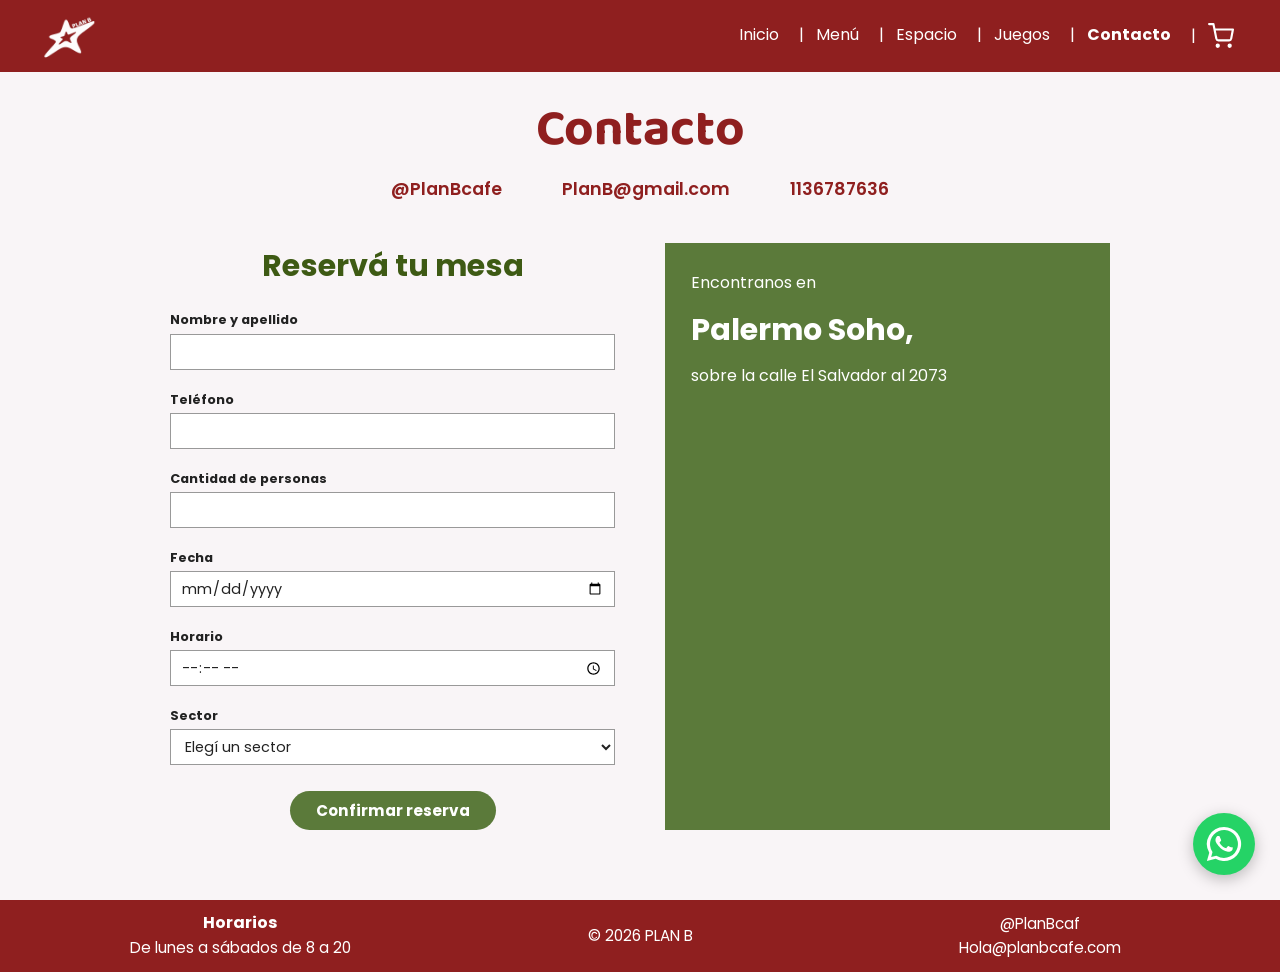
<file: contacto.html>
<!DOCTYPE html>
<html lang="es">
<head>
  <meta charset="UTF-8">
  <meta name="viewport" content="width=device-width, initial-scale=1.0">
  <title>Contacto | Plan B</title>
  <link rel="stylesheet" href="style.css">
</head>
<body>

  <!-- ENCABEZADO (igual que en las otras páginas, pero "Contacto" queda activo) -->
  <header class="encabezado">
    <a href="index.html" class="logo">
      <img src="Imagenes/Logo.png" alt="Logo de Plan B">
    </a>
    <nav class="menu">
      <a href="index.html">Inicio</a>
      <a href="menu.html">Menú</a>
      <a href="espacio.html">Espacio</a>
      <a href="juegos.html">Juegos</a>
      <a href="contacto.html" class="activo">Contacto</a>
<a href="Carrito.html" class="icono-carrito" aria-label="Carrito" title="Carrito">
  <svg xmlns="http://www.w3.org/2000/svg"
       width="26" height="26"
       viewBox="0 0 24 24"
       fill="none"
       stroke="currentColor"
       stroke-width="2"
       stroke-linecap="round"
       stroke-linejoin="round"
       aria-hidden="true">
    <circle cx="9" cy="21" r="1"></circle>
    <circle cx="20" cy="21" r="1"></circle>
    <path d="M1 1h4l2.7 13.4a2 2 0 0 0 2 1.6h9.7a2 2 0 0 0 2-1.6L23 6H6"></path>
  </svg>
</a>

    </nav>
  </header>

  <main class="pagina-contacto">

    <h1 class="titulo-contacto">Contacto</h1>

    <!-- DATOS DE CONTACTO -->
    <ul class="datos-contacto">
      <li>@PlanBcafe</li>
      <li>PlanB@gmail.com</li>
      <li>1136787636</li>
    </ul>

    <div class="contacto-contenido">

      <!-- FORMULARIO DE RESERVA -->
      <section class="reserva">
        <h2>Reservá tu mesa</h2>

        <form id="form-reserva">

          <label for="nombre">Nombre y apellido</label>
          <input type="text" id="nombre" name="nombre" required>

          <label for="telefono">Teléfono</label>
          <input type="tel" id="telefono" name="telefono" required>

          <label for="personas">Cantidad de personas</label>
          <input type="number" id="personas" name="personas" min="1" max="12" required>

          <label for="fecha">Fecha</label>
          <input type="date" id="fecha" name="fecha" required>

          <label for="horario">Horario</label>
          <input type="time" id="horario" name="horario" min="08:00" max="20:00" required>

          <label for="sector">Sector</label>
          <select id="sector" name="sector" required>
            <option value="" disabled selected>Elegí un sector</option>
            <option value="Salón">Estudio/trabajo</option>
            <option value="Ventanal">Juegos</option>
          </select>

          <button type="submit" class="boton-reserva">Confirmar reserva</button>

          <!-- Mensaje que aparece al confirmar -->
          <p id="mensaje-reserva" class="mensaje-reserva" role="status" hidden></p>
        </form>
      </section>

      <!-- UBICACIÓN -->
      <aside class="ubicacion-contacto">
        <p>Encontranos en</p>
        <h3>Palermo Soho,</h3>
        <p>sobre la calle El Salvador al 2073</p>
        <iframe
          class="mapa"
          src="https://www.google.com/maps?q=El+Salvador+4600,+Palermo,+Buenos+Aires,+Argentina&z=17&output=embed"
          title="Mapa de ubicación de Plan B en Palermo Soho"
          loading="lazy"
          allowfullscreen></iframe>
      </aside>

    </div>

  </main>

  <!-- PIE DE PÁGINA (igual que en las otras páginas) -->
  <footer class="pie">
    <div class="pie-horarios">
      <h4>Horarios</h4>
      <p>De lunes a sábados de 8 a 20</p>
    </div>
    <div class="pie-copy">
      <p>&copy; 2026 PLAN B</p>
    </div>
    <div class="pie-contacto">
      <p>@PlanBcaf</p>
      <p>Hola@planbcafe.com</p>
    </div>
  </footer>

  <script>
    const formulario = document.getElementById("form-reserva");
    const mensaje = document.getElementById("mensaje-reserva");
    const campoFecha = document.getElementById("fecha");

    // No permite elegir fechas pasadas
    campoFecha.min = new Date().toISOString().split("T")[0];

    formulario.addEventListener("submit", function (evento) {
      evento.preventDefault();   // evita que la página se recargue

      const nombre = document.getElementById("nombre").value;
      mensaje.textContent = "¡Reserva exitosa! Te esperamos, " + nombre + ".";
      mensaje.hidden = false;

      formulario.reset();        // vacía los campos
    });
  </script>

<!-- BOTÓN FLOTANTE DE WHATSAPP -->
<a
  href="https://wa.me/5491130460145?text=Hola%2C%20quiero%20hacer%20una%20consulta%20a%20Plan%20B"

  class="whatsapp-flotante"
  target="_blank"
  rel="noopener noreferrer"
  aria-label="Contactar a Plan B por WhatsApp"
  title="Escribinos por WhatsApp"
>
  <svg
    xmlns="http://www.w3.org/2000/svg"
    viewBox="0 0 32 32"
    aria-hidden="true"
  >
    <path fill="currentColor" d="M16 .8A15.2 15.2 0 0 0 2.9 23.7L.8 31.2l7.7-2A15.2 15.2 0 1 0 16 .8zm0 27.6a12.3 12.3 0 0 1-6.3-1.7l-.5-.3-4.6 1.2 1.2-4.5-.3-.5A12.4 12.4 0 1 1 16 28.4zm6.8-9.3c-.4-.2-2.2-1.1-2.6-1.2-.3-.1-.6-.2-.8.2-.3.4-1 1.2-1.2 1.4-.2.2-.4.3-.8.1-.4-.2-1.6-.6-3.1-1.9-1.1-1-1.9-2.2-2.1-2.6-.2-.4 0-.6.2-.8l.6-.7.4-.6c.1-.2 0-.5 0-.7l-1.2-2.8c-.3-.7-.6-.6-.8-.6h-.7c-.3 0-.7.1-1 .5-.4.4-1.3 1.3-1.3 3.1s1.4 3.5 1.6 3.7c.2.2 2.7 4.1 6.6 5.7.9.4 1.6.6 2.1.8.9.3 1.7.2 2.3.1.7-.1 2.2-.9 2.5-1.8.3-.9.3-1.7.2-1.8-.1-.2-.3-.3-.7-.5z"/>
  </svg>
</a>

</body>
</html>
</file>
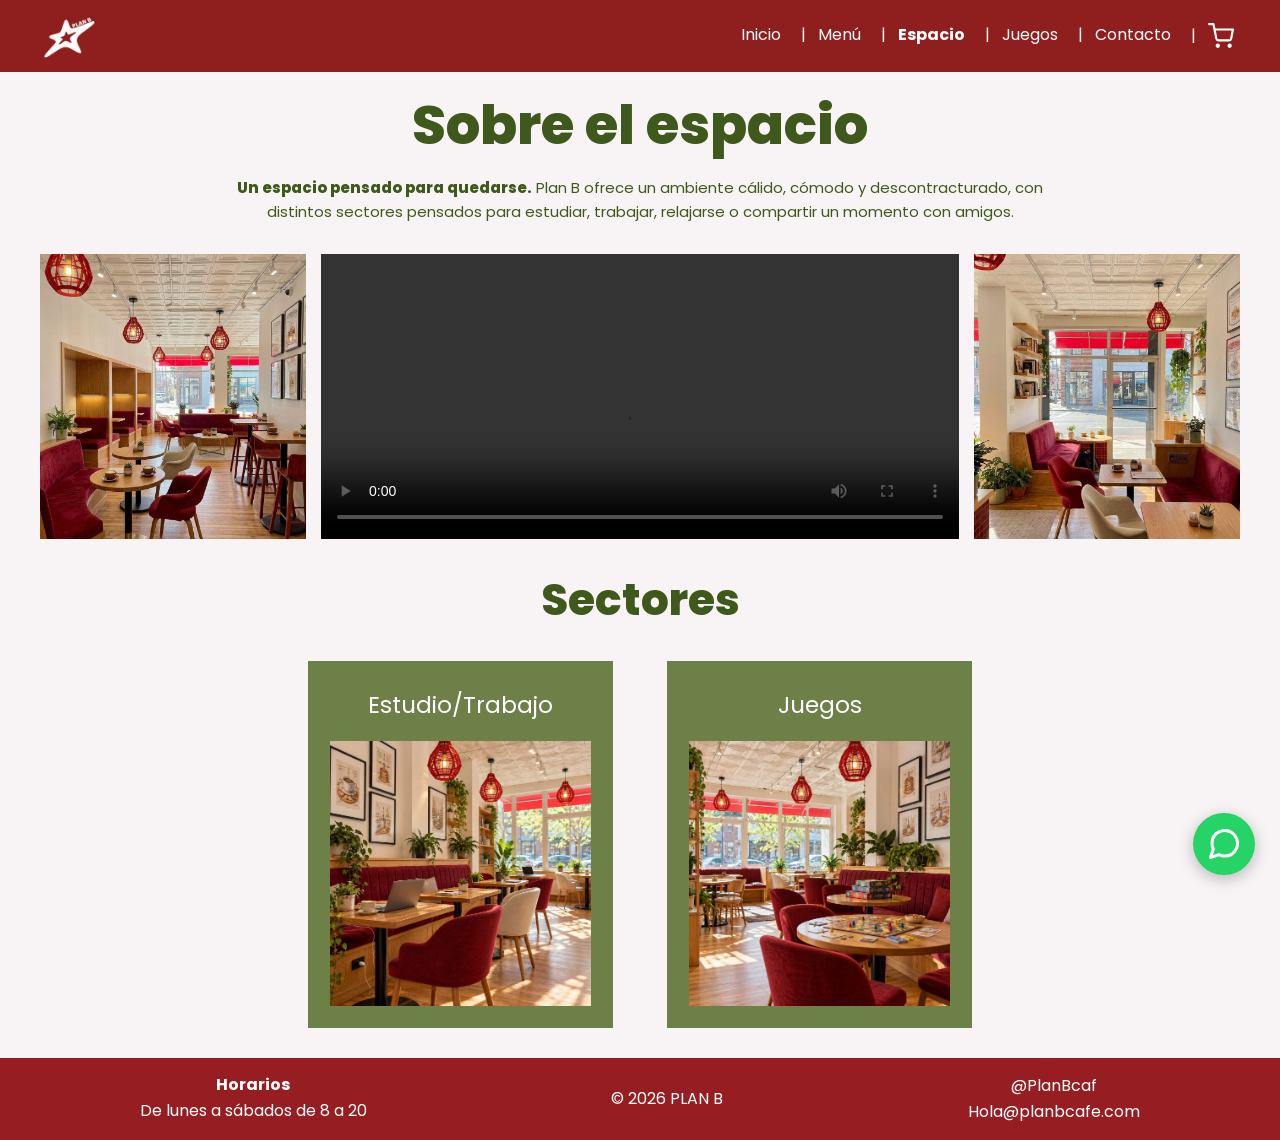
<file: espacio.html>
<!DOCTYPE html>
<html lang="es">

<head>
  <meta charset="UTF-8">
  <meta name="viewport" content="width=device-width, initial-scale=1.0">

  <title>Espacio | Plan B</title>

  <link rel="stylesheet" href="style.css">
</head>

<body class="pagina-espacio">

  <!-- ==========================
       ENCABEZADO
  ========================== -->

  <header class="encabezado">

    <a href="index.html" class="logo">
      <img src="Imagenes/Logo.png" alt="Logo de Plan B">
    </a>

    <nav class="menu" aria-label="Navegación principal">

      <a href="index.html">Inicio</a>
      <a href="menu.html">Menú</a>
      <a href="espacio.html" class="activo">Espacio</a>
      <a href="juegos.html">Juegos</a>
      <a href="contacto.html">Contacto</a>

      <a href="Carrito.html"
         class="icono-carrito"
         aria-label="Carrito"
         title="Carrito">

        <svg xmlns="http://www.w3.org/2000/svg"
             width="26"
             height="26"
             viewBox="0 0 24 24"
             fill="none"
             stroke="currentColor"
             stroke-width="2"
             stroke-linecap="round"
             stroke-linejoin="round"
             aria-hidden="true">

          <circle cx="9" cy="21" r="1"></circle>
          <circle cx="20" cy="21" r="1"></circle>

          <path d="M1 1h4l2.7 13.4a2 2 0 0 0 2 1.6h9.7a2 2 0 0 0 2-1.6L23 6H6"></path>

        </svg>

      </a>

    </nav>

  </header>


  <!-- ==========================
       CONTENIDO PRINCIPAL
  ========================== -->

  <main class="espacio-main">

    <!-- TÍTULO Y SUBTÍTULO -->

    <section class="espacio-presentacion">

      <h1>Sobre el espacio</h1>

      <p>
        <strong>Un espacio pensado para quedarse.</strong>
        Plan B ofrece un ambiente cálido, cómodo y
        descontracturado, con distintos sectores
        pensados para estudiar, trabajar, relajarse
        o compartir un momento con amigos.
      </p>

    </section>


    <!-- ==========================
         GALERÍA
         FOTO 1 | VIDEO | FOTO 2
    ========================== -->

    <section class="espacio-galeria"
             aria-label="Galería de Plan B">

      <!-- FOTO 1 -->

      <div class="espacio-galeria-item">

        <img
          src="Imagenes/Inicio/mesas1.jpg"
          alt="Interior de la cafetería Plan B"
          loading="lazy">

      </div>


      <!-- VIDEO CENTRAL -->

   <div class="espacio-galeria-item espacio-video">

  <video
    controls
    playsinline
    preload="metadata"
    >

    <source
      src="Videos/recorrido-planb.mp4"
      type="video/mp4">

    Tu navegador no puede reproducir este video.

  </video>

</div>



      <!-- FOTO 2 -->

      <div class="espacio-galeria-item">

        <img
          src="Imagenes/Inicio/mesas2.jpg"
          alt="Mesas y sillones de Plan B"
          loading="lazy">

      </div>

    </section>


    <!-- ==========================
         SECTORES
    ========================== -->

    <section class="espacio-sectores">

      <h2>Sectores</h2>

      <div class="espacio-sectores-contenedor">


        <!-- SECTOR ESTUDIO / TRABAJO -->

        <article class="espacio-sector">

          <h3>Estudio/Trabajo</h3>

          <img
            src="Imagenes/espacio/sector estudio.jpeg"
            alt="Sector de estudio y trabajo de Plan B"
            loading="lazy">

        </article>


        <!-- SECTOR JUEGOS -->

        <article class="espacio-sector">

          <h3>Juegos</h3>

          <img
            src="Imagenes/espacio/sector juego.jpeg"
            alt="Sector de juegos de Plan B"
            loading="lazy">

        </article>

      </div>

    </section>

  </main>


  <!-- ==========================
       PIE DE PÁGINA
  ========================== -->

  <footer class="espacio-footer">

    <div class="espacio-footer-horarios">

      <strong>Horarios</strong>
      <p>De lunes a sábados de 8 a 20</p>

    </div>

    <div class="espacio-footer-centro">

      <p>© 2026 PLAN B</p>

    </div>

    <div class="espacio-footer-contacto">

      <p>@PlanBcaf</p>
      <p>Hola@planbcafe.com</p>

    </div>

  </footer>


  <!-- ==========================
       WHATSAPP FLOTANTE
  ========================== -->

  <a
    href="https://wa.me/5491130460145?text=Hola%2C%20quiero%20hacer%20una%20consulta%20a%20Plan%20B"
    class="whatsapp-flotante"
    target="_blank"
    rel="noopener noreferrer"
    aria-label="Consultar por WhatsApp">

    <svg xmlns="http://www.w3.org/2000/svg"
         width="30"
         height="30"
         viewBox="0 0 24 24"
         fill="none"
         stroke="currentColor"
         stroke-width="2"
         stroke-linecap="round"
         stroke-linejoin="round"
         aria-hidden="true">

      <path d="M21 11.5a8.38 8.38 0 0 1-.9 3.8
               8.5 8.5 0 0 1-7.6 4.7
               8.38 8.38 0 0 1-3.8-.9
               L3 21l1.9-5.7
               a8.38 8.38 0 0 1-.9-3.8
               8.5 8.5 0 0 1 4.7-7.6
               8.38 8.38 0 0 1 3.8-.9h.5
               a8.48 8.48 0 0 1 8 8v.5z">
      </path>

    </svg>

  </a>

</body>
</html>
</file>
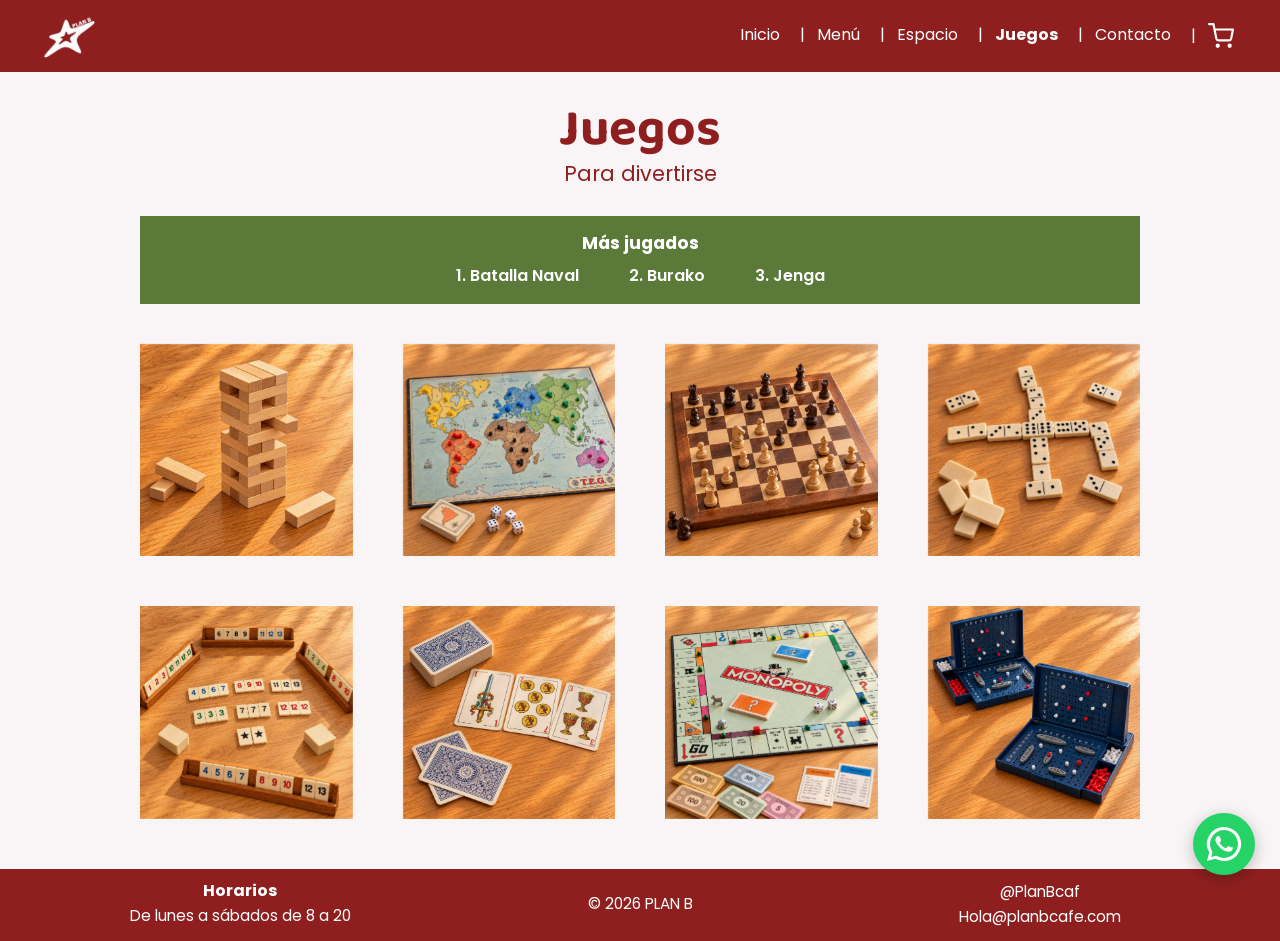
<file: juegos.html>
<!DOCTYPE html>
<html lang="es">
<head>
  <meta charset="UTF-8">
  <meta name="viewport" content="width=device-width, initial-scale=1.0">
  <title>Juegos | Plan B</title>
  <link rel="stylesheet" href="style.css">
</head>
<body>

  <!-- ENCABEZADO (igual que en las otras páginas, pero "Juegos" queda activo) -->
  <header class="encabezado">
    <a href="index.html" class="logo">
      <img src="Imagenes/Logo.png" alt="Logo de Plan B">
    </a>
    <nav class="menu">
      <a href="index.html">Inicio</a>
      <a href="menu.html">Menú</a>
      <a href="espacio.html">Espacio</a>
      <a href="juegos.html" class="activo">Juegos</a>
      <a href="contacto.html">Contacto</a>
      <a href="Carrito.html" class="icono-carrito" aria-label="Carrito" title="Carrito">
  <svg xmlns="http://www.w3.org/2000/svg"
       width="26" height="26"
       viewBox="0 0 24 24"
       fill="none"
       stroke="currentColor"
       stroke-width="2"
       stroke-linecap="round"
       stroke-linejoin="round"
       aria-hidden="true">
    <circle cx="9" cy="21" r="1"></circle>
    <circle cx="20" cy="21" r="1"></circle>
    <path d="M1 1h4l2.7 13.4a2 2 0 0 0 2 1.6h9.7a2 2 0 0 0 2-1.6L23 6H6"></path>
  </svg>
</a>

    </nav>
  </header>

  <main class="pagina-juegos">

    <h1 class="titulo-juegos">Juegos</h1>
    <p class="subtitulo-juegos">Para divertirse</p>

    <!-- MÁS JUGADOS -->
    <section class="mas-jugados">
      <h2>Más jugados</h2>
      <ol>
        <li>Batalla Naval</li>
        <li>Burako</li>
        <li>Jenga</li>
      </ol>
    </section>

    <!-- GRILLA DE JUEGOS: cada .juego es una tarjeta que se da vuelta -->
    <section class="grilla-juegos">

      <article class="juego" tabindex="0">
        <div class="juego-interior">
          <div class="juego-frente">
            <img src="Imagenes/Juegos de mesa/yenga.jpeg" alt="Jenga">
          </div>
          <div class="juego-dorso">
            <h3>Jenga</h3>
            <p>Duración: 15/20 mins</p>
            <p>Mínimo de jugadores: 2</p>
            <p>Máximo de jugadores: 8</p>
          </div>
        </div>
      </article>

      <article class="juego" tabindex="0">
        <div class="juego-interior">
          <div class="juego-frente">
            <img src="Imagenes/Juegos de mesa/teg.jpeg" alt="TEG">
          </div>
          <div class="juego-dorso">
            <h3>TEG</h3>
            <p>Duración: 90/120 mins</p>
            <p>Mínimo de jugadores: 2</p>
            <p>Máximo de jugadores: 6</p>
          </div>
        </div>
      </article>

      <article class="juego" tabindex="0">
        <div class="juego-interior">
          <div class="juego-frente">
            <img src="Imagenes/Juegos de mesa/ajedrez.jpeg" alt="Ajedrez">
          </div>
          <div class="juego-dorso">
            <h3>Ajedrez</h3>
            <p>Duración: 30/40 mins</p>
            <p>Mínimo de jugadores: 2</p>
            <p>Máximo de jugadores: 2</p>
          </div>
        </div>
      </article>

      <article class="juego" tabindex="0">
        <div class="juego-interior">
          <div class="juego-frente">
            <img src="Imagenes/Juegos de mesa/domino.jpeg" alt="Dominó">
          </div>
          <div class="juego-dorso">
            <h3>Dominó</h3>
            <p>Duración: 20/30 mins</p>
            <p>Mínimo de jugadores: 2</p>
            <p>Máximo de jugadores: 4</p>
          </div>
        </div>
      </article>

      <article class="juego" tabindex="0">
        <div class="juego-interior">
          <div class="juego-frente">
            <img src="Imagenes/Juegos de mesa/bruako.jpeg" alt="Burako">
          </div>
          <div class="juego-dorso">
            <h3>Burako</h3>
            <p>Duración: 60/90 mins</p>
            <p>Mínimo de jugadores: 2</p>
            <p>Máximo de jugadores: 4</p>
          </div>
        </div>
      </article>

      <article class="juego" tabindex="0">
        <div class="juego-interior">
          <div class="juego-frente">
            <img src="Imagenes/Juegos de mesa/cartas.jpeg" alt="Cartas españolas">
          </div>
          <div class="juego-dorso">
            <h3>Cartas españolas</h3>
            <p>Duración: 20/40 mins</p>
            <p>Mínimo de jugadores: 2</p>
            <p>Máximo de jugadores: 6</p>
          </div>
        </div>
      </article>

      <article class="juego" tabindex="0">
        <div class="juego-interior">
          <div class="juego-frente">
            <img src="Imagenes/Juegos de mesa/monopoly.jpeg" alt="Monopoly">
          </div>
          <div class="juego-dorso">
            <h3>Monopoly</h3>
            <p>Duración: 90/120 mins</p>
            <p>Mínimo de jugadores: 2</p>
            <p>Máximo de jugadores: 6</p>
          </div>
        </div>
      </article>

      <article class="juego" tabindex="0">
        <div class="juego-interior">
          <div class="juego-frente">
            <img src="Imagenes/Juegos de mesa/batalla naval.jpeg" alt="Batalla Naval">
          </div>
          <div class="juego-dorso">
            <h3>Batalla Naval</h3>
            <p>Duración: 20/30 mins</p>
            <p>Mínimo de jugadores: 2</p>
            <p>Máximo de jugadores: 2</p>
          </div>
        </div>
      </article>

    </section>

  </main>

  <!-- PIE DE PÁGINA (igual que en las otras páginas) -->
  <footer class="pie">
    <div class="pie-horarios">
      <h4>Horarios</h4>
      <p>De lunes a sábados de 8 a 20</p>
    </div>
    <div class="pie-copy">
      <p>&copy; 2026 PLAN B</p>
    </div>
    <div class="pie-contacto">
      <p>@PlanBcaf</p>
      <p>Hola@planbcafe.com</p>
    </div>
  </footer>

<!-- BOTÓN FLOTANTE DE WHATSAPP -->
<a
  href="https://wa.me/5491130460145?text=Hola%2C%20quiero%20hacer%20una%20consulta%20a%20Plan%20B"

  class="whatsapp-flotante"
  target="_blank"
  rel="noopener noreferrer"
  aria-label="Contactar a Plan B por WhatsApp"
  title="Escribinos por WhatsApp"
>
  <svg
    xmlns="http://www.w3.org/2000/svg"
    viewBox="0 0 32 32"
    aria-hidden="true"
  >
    <path fill="currentColor" d="M16 .8A15.2 15.2 0 0 0 2.9 23.7L.8 31.2l7.7-2A15.2 15.2 0 1 0 16 .8zm0 27.6a12.3 12.3 0 0 1-6.3-1.7l-.5-.3-4.6 1.2 1.2-4.5-.3-.5A12.4 12.4 0 1 1 16 28.4zm6.8-9.3c-.4-.2-2.2-1.1-2.6-1.2-.3-.1-.6-.2-.8.2-.3.4-1 1.2-1.2 1.4-.2.2-.4.3-.8.1-.4-.2-1.6-.6-3.1-1.9-1.1-1-1.9-2.2-2.1-2.6-.2-.4 0-.6.2-.8l.6-.7.4-.6c.1-.2 0-.5 0-.7l-1.2-2.8c-.3-.7-.6-.6-.8-.6h-.7c-.3 0-.7.1-1 .5-.4.4-1.3 1.3-1.3 3.1s1.4 3.5 1.6 3.7c.2.2 2.7 4.1 6.6 5.7.9.4 1.6.6 2.1.8.9.3 1.7.2 2.3.1.7-.1 2.2-.9 2.5-1.8.3-.9.3-1.7.2-1.8-.1-.2-.3-.3-.7-.5z"/>
  </svg>
</a>

</body>
</html>
</file>
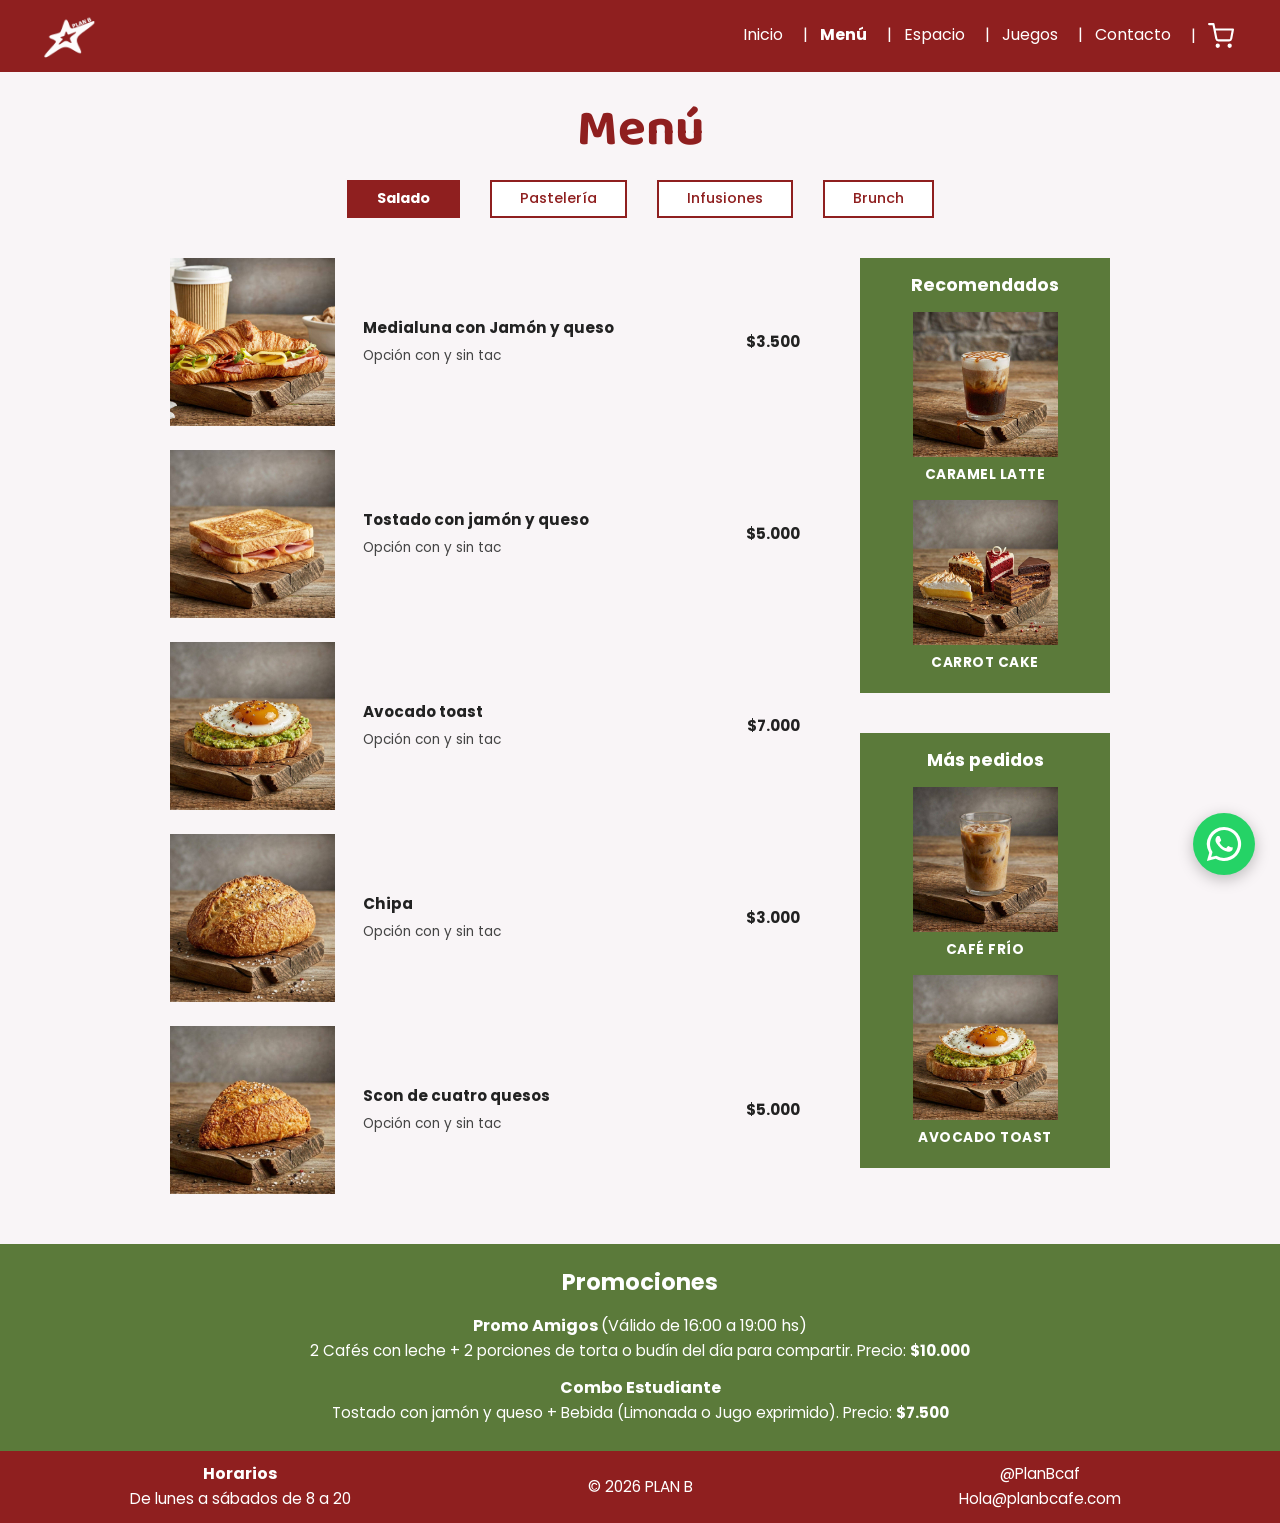
<file: menu.html>
<!DOCTYPE html>
<html lang="es">
<head>
  <meta charset="UTF-8">
  <meta name="viewport" content="width=device-width, initial-scale=1.0">
  <title>Menú | Plan B</title>
  <link rel="stylesheet" href="style.css">
</head>

<body>

  <header class="encabezado">
    <a href="index.html" class="logo">
      <img src="Imagenes/Logo.png" alt="Logo de Plan B">
    </a>

    <nav class="menu">
      <a href="index.html">Inicio</a>
      <a href="menu.html" class="activo">Menú</a>
      <a href="espacio.html">Espacio</a>
      <a href="juegos.html">Juegos</a>
      <a href="contacto.html">Contacto</a>
      
<a href="Carrito.html" class="icono-carrito" aria-label="Carrito" title="Carrito">
  <svg xmlns="http://www.w3.org/2000/svg"
       width="26" height="26"
       viewBox="0 0 24 24"
       fill="none"
       stroke="currentColor"
       stroke-width="2"
       stroke-linecap="round"
       stroke-linejoin="round"
       aria-hidden="true">
    <circle cx="9" cy="21" r="1"></circle>
    <circle cx="20" cy="21" r="1"></circle>
    <path d="M1 1h4l2.7 13.4a2 2 0 0 0 2 1.6h9.7a2 2 0 0 0 2-1.6L23 6H6"></path>
  </svg>
</a>

    </nav>
  </header>

  <main class="pagina-menu">
    <h1 class="titulo-menu">Menú</h1>

    <div class="menu-interactivo">

      <!-- CUATRO CATEGORÍAS -->
      <input class="selector-categoria" type="radio"
             name="categoria-menu" id="cat-salado" checked>

      <input class="selector-categoria" type="radio"
             name="categoria-menu" id="cat-pasteleria">

      <input class="selector-categoria" type="radio"
             name="categoria-menu" id="cat-infusiones">

      <input class="selector-categoria" type="radio"
             name="categoria-menu" id="cat-brunch">

      <!-- BOTONES -->
      <div class="categorias">
        <label class="categoria" for="cat-salado">Salado</label>
        <label class="categoria" for="cat-pasteleria">Pastelería</label>
        <label class="categoria" for="cat-infusiones">Infusiones</label>
        <label class="categoria" for="cat-brunch">Brunch</label>
      </div>

      <div class="menu-contenido">

        <div class="menu-listas">

          <!-- =====================================
               SALADO: 5 PRODUCTOS
          ====================================== -->
          <section class="lista-productos lista-salado">

            <article class="producto">
              <img src="Imagenes/Comida/medialuna con jyq2.jpg"
                   alt="Medialuna con jamón y queso">
              <div class="producto-info">
                <h3>Medialuna con Jamón y queso</h3>
                <p>Opción con y sin tac</p>
              </div>
              <span class="precio">$3.500</span>
            </article>

            <article class="producto">
              <img src="Imagenes/Comida/tostado.jpg"
                   alt="Tostado con jamón y queso">
              <div class="producto-info">
                <h3>Tostado con jamón y queso</h3>
                <p>Opción con y sin tac</p>
              </div>
              <span class="precio">$5.000</span>
            </article>

            <article class="producto">
              <img src="Imagenes/Comida/ avocado toast.jpg"
                   alt="Avocado toast">
              <div class="producto-info">
                <h3>Avocado toast</h3>
                <p>Opción con y sin tac</p>
              </div>
              <span class="precio">$7.000</span>
            </article>

            <article class="producto">
              <img src="Imagenes/Comida/chipa.jpg" alt="Chipa">
              <div class="producto-info">
                <h3>Chipa</h3>
                <p>Opción con y sin tac</p>
              </div>
              <span class="precio">$3.000</span>
            </article>

            <article class="producto">
              <img src="Imagenes/Comida/scon de queso.jpg"
                   alt="Scon de cuatro quesos">
              <div class="producto-info">
                <h3>Scon de cuatro quesos</h3>
                <p>Opción con y sin tac</p>
              </div>
              <span class="precio">$5.000</span>
            </article>

          </section>

          <!-- =====================================
               PASTELERÍA: 8 PRODUCTOS
          ====================================== -->
          <section class="lista-productos lista-pasteleria">

            <!-- PASTELERÍA FOTO 1 -->
            <article class="producto">
              <img src="Imagenes/Comida/cookie chocolate.jpg"
                   alt="Cookie de chocolate">
              <div class="producto-info">
                <h3>Cookie de chocolate</h3>
                <p>Opción con tac</p>
              </div>
              <span class="precio">$5.000</span>
            </article>

            <!-- PASTELERÍA FOTO 2 -->
            <article class="producto">
              <img src="Imagenes/Comida/cookie pistacho.jpg"
                   alt="Cookie de pistacho">
              <div class="producto-info">
                <h3>Cookie de pistacho</h3>
                <p>Opción con tac</p>
              </div>
              <span class="precio">$5.000</span>
            </article>

            <!-- PASTELERÍA FOTO 3 -->
            <article class="producto">
              <img src="Imagenes/Comida/cookies2.jpg"
                   alt="Cookie de vainilla">
              <div class="producto-info">
                <h3>Cookie de vainilla con chips de chocolate</h3>
                <p>Opción con tac</p>
              </div>
              <span class="precio">$5.000</span>
            </article>

            <!-- PASTELERÍA FOTO 4 -->
            <article class="producto">
              <img src="Imagenes/Comida/budin.jpg" alt="budin">
              <div class="producto-info">
                <h3>Budin de limón</h3>
                <p>Opción con y sin tac</p>
              </div>
              <span class="precio">$4.000</span>
            </article>

            <!-- PASTELERÍA FOTO 5 -->
            <article class="producto">
              <img src="Imagenes/Comida/alfajores.jpg"
                   alt="alfajores">
              <div class="producto-info">
                <h3>Alfajores</h3>
                <p>Opción con y sin tac</p>
              </div>
              <span class="precio">$2.000 c/u</span>
            </article>

            <!-- PASTELERÍA FOTO 6 -->
            <article class="producto">
              <img src="Imagenes/Comida/medialunas.jpg"
                   alt="medialunas">
              <div class="producto-info">
                <h3>Medialunas</h3>
                <p>Opción con y sin tac</p>
              </div>
              <span class="precio">$5.000</span>
            </article>

            <!-- PASTELERÍA FOTO 7 -->
            <article class="producto">
              <img src="Imagenes/Comida/torta.jpg" alt="torta">
              <div class="producto-info">
                <h3>Porción de torta</h3>
                <p>Opciónes con y sin tac</p>
              </div>
              <span class="precio">$7.000</span>
            </article>

            <!-- PASTELERÍA FOTO 8 -->
            <article class="producto">
              <img src="Imagenes/Comida/cupcakes.jpg"
                   alt="pancakes">
              <div class="producto-info">
                <h3>Pancakes de vainilla con pasta de mani y frutos rojos</h3>
                <p>Opción con y sin tac</p>
              </div>
              <span class="precio">$7.000 c/u</span>
            </article>

          </section>
          <!-- FIN DE PASTELERÍA: CIERRE CORREGIDO -->

          <!-- =====================================
               INFUSIONES: 8 PRODUCTOS
          ====================================== -->
          <section class="lista-productos lista-infusiones">

            <!-- INFUSIONES FOTO 1 -->
            <article class="producto">
              <img src="Imagenes/Comida/cafe2.jpg" alt="cafe">
              <div class="producto-info">
                <h3>Café</h3>
              </div>
              <span class="precio">$4.000</span>
            </article>

            <!-- INFUSIONES FOTO 2 -->
            <article class="producto">
              <img src="Imagenes/Comida/cafe frio.jpg"
                   alt="cafe frio">
              <div class="producto-info">
                <h3>Café frío</h3>
              </div>
              <span class="precio">$4.000</span>
            </article>

            <!-- INFUSIONES FOTO 3 -->
            <article class="producto">
              <img src="Imagenes/Comida/caramel latte.jpg"
                   alt="cafe caramel">
              <div class="producto-info">
                <h3>Caramel latte</h3>
              </div>
              <span class="precio">$5.000</span>
            </article>

            <!-- INFUSIONES FOTO 4 -->
            <article class="producto">
              <img src="Imagenes/Comida/jugo de naranja.jpg"
                   alt="jugo de naranja">
              <div class="producto-info">
                <h3>Jugo de naranja</h3>
              </div>
              <span class="precio">$5.000</span>
            </article>

            <!-- INFUSIONES FOTO 5 -->
            <article class="producto">
              <img src="Imagenes/Comida/licuado de banana.jpg"
                   alt="licuado">
              <div class="producto-info">
                <h3>Licuado de banana</h3>
              </div>
              <span class="precio">$6.000</span>
            </article>

            <!-- INFUSIONES FOTO 6 -->
            <article class="producto">
              <img src="Imagenes/Comida/licuado de frutilla.jpg"
                   alt="licuado">
              <div class="producto-info">
                <h3>Licuado de frutilla</h3>
              </div>
              <span class="precio">$6.000</span>
            </article>

            <!-- INFUSIONES FOTO 7 -->
            <article class="producto">
              <img src="Imagenes/Comida/limonada.jpg"
                   alt="limonada">
              <div class="producto-info">
                <h3>Limonada con menta y jengibre</h3>
              </div>
              <span class="precio">$6.000</span>
            </article>

            <!-- INFUSIONES FOTO 8 -->
            <article class="producto">
              <img src="Imagenes/Comida/te.jpg" alt="te">
              <div class="producto-info">
                <h3>Té negro</h3>
              </div>
              <span class="precio">$4.000</span>
            </article>

          </section>
          <!-- FIN DE INFUSIONES -->

          <!-- =====================================
               BRUNCH: 3 PRODUCTOS
          ====================================== -->
          <section class="lista-productos lista-brunch">

            <!-- BRUNCH FOTO 1 -->
            <article class="producto">
              <img src="Imagenes/Comida/brunch avocado.jpg" alt="brunch">
              <div class="producto-info">
                <h3>Brunch avocado</h3>
             <p>Tostada de pan integral con palta, salmon y huevo poche; Tostadas de pan blanco y negro con queso crema, mermelada y palta; Jugo de naranja y café.   </p>
              </div>
              <span class="precio">$10.000</span>
            </article>

            <!-- BRUNCH FOTO 2 -->
           <article class="producto">
              <img src="Imagenes/Comida/brunch bagel.jpg" alt="brunch">
              <div class="producto-info">
                <h3>Brunch bagel</h3>
             <p>Bagel relleno de queso crema, rucula y salmon; Tostadas de pan negro con queso crema, mermelada y palta; Cookie a eleccion; Cafe frio y jugo de naranja.  </p>
              </div>
              <span class="precio">$12.000</span>
            </article>

            <!-- BRUNCH FOTO 3 -->
           <article class="producto">
              <img src="Imagenes/Comida/brunch tostado.jpg" alt="brunch">
              <div class="producto-info">
                <h3>Brunch tostado</h3>
             <p>Tostado de jamon y queso; panera mixta con queso crema, palta y mermelada; Alfajores a eleccion; Licuado a eleccion.  </p>
              </div>
              <span class="precio">$10.000</span>
            </article>

          </section>
          <!-- FIN DE BRUNCH -->

        </div>
        <!-- FIN DE LAS LISTAS DE PRODUCTOS -->

        <!-- RECOMENDADOS Y MÁS PEDIDOS -->
        <aside class="destacados">

          <section class="caja-destacados">
            <h2>Recomendados</h2>

            <figure>
              <img src="Imagenes/Comida/caramel latte.jpg"
                   alt="Caramel latte">
              <figcaption>Caramel latte</figcaption>
            </figure>

            <figure>
              <img src="Imagenes/Comida/torta.jpg"
                   alt="Carrot cake">
              <figcaption>Carrot cake</figcaption>
            </figure>
          </section>

          <section class="caja-destacados">
            <h2>Más pedidos</h2>

            <figure>
              <img src="Imagenes/Comida/cafe frio.jpg"
                   alt="Café frío">
              <figcaption>Café frío</figcaption>
            </figure>

            <figure>
              <img src="Imagenes/Comida/ avocado toast.jpg"
                   alt="Avocado toast">
              <figcaption>Avocado toast</figcaption>
            </figure>
          </section>

        </aside>

      </div>
    </div>

    <!-- PROMOCIONES -->
    <section class="promociones">
      <h2>Promociones</h2>

      <div class="promo">
        <h3>
          Promo Amigos
          <span>(Válido de 16:00 a 19:00 hs)</span>
        </h3>
        <p>
          2 Cafés con leche + 2 porciones de torta
          o budín del día para compartir.
          Precio: <strong>$10.000</strong>
        </p>
      </div>

      <div class="promo">
        <h3>Combo Estudiante</h3>
        <p>
          Tostado con jamón y queso + Bebida
          (Limonada o Jugo exprimido).
          Precio: <strong>$7.500</strong>
        </p>
      </div>
    </section>

  </main>

  <footer class="pie">
    <div class="pie-horarios">
      <h4>Horarios</h4>
      <p>De lunes a sábados de 8 a 20</p>
    </div>

    <div class="pie-copy">
      <p>&copy; 2026 PLAN B</p>
    </div>

    <div class="pie-contacto">
      <p>@PlanBcaf</p>
      <p>Hola@planbcafe.com</p>
    </div>
  </footer>

<!-- BOTÓN FLOTANTE DE WHATSAPP -->
<a
  href="https://wa.me/5491130460145?text=Hola%2C%20quiero%20hacer%20una%20consulta%20a%20Plan%20B"

  class="whatsapp-flotante"
  target="_blank"
  rel="noopener noreferrer"
  aria-label="Contactar a Plan B por WhatsApp"
  title="Escribinos por WhatsApp"
>
  <svg
    xmlns="http://www.w3.org/2000/svg"
    viewBox="0 0 32 32"
    aria-hidden="true"
  >
    <path fill="currentColor" d="M16 .8A15.2 15.2 0 0 0 2.9 23.7L.8 31.2l7.7-2A15.2 15.2 0 1 0 16 .8zm0 27.6a12.3 12.3 0 0 1-6.3-1.7l-.5-.3-4.6 1.2 1.2-4.5-.3-.5A12.4 12.4 0 1 1 16 28.4zm6.8-9.3c-.4-.2-2.2-1.1-2.6-1.2-.3-.1-.6-.2-.8.2-.3.4-1 1.2-1.2 1.4-.2.2-.4.3-.8.1-.4-.2-1.6-.6-3.1-1.9-1.1-1-1.9-2.2-2.1-2.6-.2-.4 0-.6.2-.8l.6-.7.4-.6c.1-.2 0-.5 0-.7l-1.2-2.8c-.3-.7-.6-.6-.8-.6h-.7c-.3 0-.7.1-1 .5-.4.4-1.3 1.3-1.3 3.1s1.4 3.5 1.6 3.7c.2.2 2.7 4.1 6.6 5.7.9.4 1.6.6 2.1.8.9.3 1.7.2 2.3.1.7-.1 2.2-.9 2.5-1.8.3-.9.3-1.7.2-1.8-.1-.2-.3-.3-.7-.5z"/>
  </svg>
</a>

</body>
</html>
</file>
<file: style.css>
@import url("https://fonts.googleapis.com/css2?family=Baloo+2:wght@700&family=Poppins:wght@400;500;600;700&display=swap");

/* ---------- Variables y base ---------- */
:root {
  --rojo: #8f1f1f;
  --rojo-boton: #a02828;
  --verde: #5b7a3a;
  --verde-oscuro: #3e5a14;
  --fondo: #f9f5f7;
  --blanco: #ffffff;
}

* {
  box-sizing: border-box;
}

body {
  margin: 0;
  font-family: "Poppins", Arial, sans-serif;
  background-color: var(--fondo);
  color: var(--verde-oscuro);
  line-height: 1.5;
}

img {
  display: block;
  max-width: 100%;
}

a {
  text-decoration: none;
}

/* ---------- Encabezado ---------- */
.encabezado {
  display: flex;
  justify-content: space-between;
  align-items: center;
  background-color: var(--rojo);
  padding: 0 40px;
  height: 72px;
}

.logo img {
  height: 56px;
  width: auto;
}

.menu {
  display: flex;
  gap: 8px;
}

.menu a {
  color: var(--blanco);
  font-size: 1rem;
  padding: 4px 6px;
}

/* Separador "|" entre links */
.menu a + a::before {
  content: "|";
  margin-right: 12px;
  font-weight: 400;
}

.menu a.activo {
  font-weight: 700;
}

.menu a:hover {
  text-decoration: underline;
}

/* ---------- Hero ---------- */
.hero {
  position: relative;
  width: 100%;
  height: 530px;          /* alto fijo siempre */
  overflow: hidden;
  background-image: url("Imagenes/Inicio/cafeteria\ principal.jpeg");
  background-size: cover;
  background-position: left center;  
}

.hero-texto {
  position: absolute;
  top: 50%;
  left: 0;
  width: min(100%, max(420px, 37%));   /* ancho de la zona blanca */
  transform: translateY(-50%);
  display: flex;
  flex-direction: column;
  align-items: center;       /* centra título, subtítulo y botón entre sí */
  text-align: center;
  color: var(--rojo);
}

.hero-texto h1 {
  margin: 0;
  font-size: 8.4rem;
  font-weight: 700;
  line-height: 1;
}

.hero-texto p {
  margin: 4px 0 20px;
  font-size: 1.4rem;
  font-weight: 600;
}

.boton {
  display: inline-block;
  background-color: var(--rojo-boton);
  color: var(--blanco);
  font-weight: 600;
  padding: 10px 24px;
  border-radius: 30px;
  transition: background-color 0.2s;
}

.boton:hover {
  background-color: #6e1515;
}


/* ---------- Sobre nosotros ---------- */


.sobre-nosotros {
  width: 100%;
  max-width: none;
  margin: 0 auto;
  padding: 50px 20px;
  text-align: center;
  background-color: #647a45;
  border-top: 25px solid #ffffff;
}


.sobre-nosotros h2 {
  margin: 0 0 14px;
  font-family: "Baloo 2", "Poppins", sans-serif;
  font-size: 2.6rem;
  color: #ffffff;
  line-height: 1.2;
}

.sobre-nosotros p {
  max-width: 820px;
  margin: 0 auto;
  font-size: 1rem;
  line-height: 1.5;
  color: #ffffff;
}

.sobre-nosotros strong {
  color: #ffffff;
  font-weight: 700;
}

/* ---------- Ubicación ---------- */
.ubicacion {
  display: flex;
  justify-content: center;
  align-items: center;
  gap: 70px;
  background-color: var(--verde);
  color: var(--blanco);
  padding: 20px 40px;
}

.ubicacion-texto p {
  margin: 6px 0;
  font-size: 1.1rem;
}

.ubicacion-texto h3 {
  margin: 8px 0;
  font-size: 1.9rem;
  font-weight: 700;
}

.ubicacion-mapa iframe {
  display: block;
  width: 340px;
  height: 200px;
  border: 0;
}

/* ---------- Galería ---------- */
.galeria {
  display: grid;
  /* Siempre 4 columnas con las proporciones del mockup (288 : 180 : 288 : 180) */
  grid-template-columns: 288fr 180fr 288fr 180fr;
  column-gap: clamp(6px, 2.5vw, 30px);
  max-width: 1086px;         /* en pantallas grandes se queda en este tamaño */
  margin: 0 auto;            /* y queda centrada */
  padding: 50px 30px;
}

/* Fotos altas: proporción fija 3:4 (288 x 384), se achican parejo en el celular */
.galeria .foto-alta {
  width: 100%;
  height: auto;
  aspect-ratio: 3 / 4;
  object-fit: cover;
  object-position: center;
}

/* Columnas de fotos chicas: dos fotos apiladas que ocupan el mismo alto que las altas */
.galeria-columna {
  display: flex;
  flex-direction: column;
  gap: clamp(4px, 1.5vw, 16px);
  min-height: 0;
}

.galeria-columna img {
  flex: 1 1 0;
  width: 100%;
  height: 0;                 
  min-height: 0;
  object-fit: cover;
  object-position: center;
}

@media (max-width: 600px) {
  .galeria {
    padding: 30px 12px;
  }
}

/* ---------- Footer ---------- */
.pie {
  display: grid;
  grid-template-columns: 1fr 1fr 1fr;
  align-items: center;
  text-align: center;
  background-color: var(--rojo);
  color: var(--blanco);
  width: 100%;
  min-height: 72px;      /* mismo alto que el header */
  padding: 0 40px;       /* mismos costados que el header */
}

.pie h4 {
  margin: 0;
  font-size: 1rem;
  font-weight: 700;
}

.pie p {
  margin: 2px 0;
  font-size: 0.95rem;
}

/* ---------- Responsive ---------- */
@media (max-width: 900px) {
  .encabezado {
    padding: 0 16px;
  }

  .menu a {
    font-size: 0.85rem;
  }


  .ubicacion {
    flex-direction: column;
    gap: 24px;
    padding: 30px 20px;
    text-align: center;
  }

  .ubicacion-mapa iframe {
    width: 100%;
    max-width: 340px;
  }

  .pie {
    grid-template-columns: 1fr;
    gap: 14px;
    padding: 16px;
  }
}


/* =========================================================
   PÁGINA DE MENÚ - PLAN B
   ========================================================= */

.pagina-menu {
  padding-top: 30px;
}

/* ---------- TÍTULO ---------- */

.titulo-menu {
  margin: 0 0 22px;
  text-align: center;
  font-family: "Baloo 2", "Poppins", sans-serif;
  font-size: 3.2rem;
  line-height: 1.1;
  color: var(--rojo);
}

/* =========================================================
   BOTONES DE CATEGORÍAS
   ========================================================= */

/* Ocultar los botones radio sin eliminar su funcionamiento */

.pagina-menu .menu-interactivo > .selector-categoria {
  position: absolute;
  width: 1px;
  height: 1px;
  opacity: 0;
  overflow: hidden;
  clip-path: inset(50%);
}

/* Contenedor de los cuatro botones */

.categorias {
  display: flex;
  justify-content: center;
  flex-wrap: wrap;
  gap: 30px;
  margin-bottom: 40px;
  padding: 0 20px;
}

/* Diseño original de los botones */

.pagina-menu .categorias label.categoria {
  display: inline-flex;
  align-items: center;
  justify-content: center;
  box-sizing: border-box;

  font-family: "Poppins", Arial, sans-serif;
  font-size: 0.9rem;
  font-weight: 500;

  color: var(--rojo);
  background-color: var(--blanco);
  border: 2px solid var(--rojo);
  padding: 6px 28px;

  cursor: pointer;
  transition: background-color 0.2s, color 0.2s;
}

.pagina-menu .categorias label.categoria:hover {
  background-color: #f3dede;
}

/* Botón seleccionado en bordó */

#cat-salado:checked ~ .categorias
label[for="cat-salado"],

#cat-pasteleria:checked ~ .categorias
label[for="cat-pasteleria"],

#cat-infusiones:checked ~ .categorias
label[for="cat-infusiones"],

#cat-brunch:checked ~ .categorias
label[for="cat-brunch"] {
  background-color: var(--rojo);
  color: var(--blanco);
  font-weight: 700;
}

/* =========================================================
   CONTENIDO GENERAL DEL MENÚ
   ========================================================= */

/* Diseño original:
   productos a la izquierda,
   recuadros verdes a la derecha */

.pagina-menu .menu-contenido {
  display: grid;
  grid-template-columns: minmax(0, 1fr) 250px;
  gap: 60px;
  align-items: start;
  max-width: 1000px;
  margin: 0 auto;
  padding: 0 30px 50px;
  box-sizing: border-box;
}

.pagina-menu .menu-listas {
  min-width: 0;
}

/* =========================================================
   MOSTRAR UNA SOLA CATEGORÍA POR VEZ
   ========================================================= */

/* Ocultar todas las listas */

.pagina-menu .menu-listas > .lista-productos {
  display: none !important;
}

/* Mostrar Salado */

#cat-salado:checked ~ .menu-contenido
.menu-listas > .lista-salado {
  display: flex !important;
}

/* Mostrar Pastelería */

#cat-pasteleria:checked ~ .menu-contenido
.menu-listas > .lista-pasteleria {
  display: grid !important;
}

/* Mostrar Infusiones */

#cat-infusiones:checked ~ .menu-contenido
.menu-listas > .lista-infusiones {
  display: grid !important;
}

/* Mostrar Brunch */

#cat-brunch:checked ~ .menu-contenido
.menu-listas > .lista-brunch {
  display: flex !important;
}

/* =========================================================
   SALADO Y BRUNCH - DISEÑO ORIGINAL
   ========================================================= */

.lista-salado,
.lista-brunch {
  flex-direction: column;
  gap: 24px;
}

/* =========================================================
   PRODUCTOS - MEDIDAS ORIGINALES
   ========================================================= */

.pagina-menu .producto {
  display: grid;
  grid-template-columns: 165px minmax(0, 1fr) 90px;
  align-items: center;
  gap: 28px;
  color: #222;
}

.pagina-menu .producto img {
  display: block;
  width: 165px;
  height: 168px;
  object-fit: cover;
}

/* Espacios para fotografías nuevas */

.pagina-menu .foto-pendiente {
  display: flex;
  align-items: center;
  justify-content: center;

  width: 165px;
  height: 168px;
  box-sizing: border-box;

  background-color: #e8e0e0;
  color: var(--rojo);
  font-size: 0.85rem;
  font-weight: 700;
}

/* Información del producto */

.producto-info h3 {
  margin: 0 0 6px;
  font-size: 0.95rem;
  font-weight: 700;
}

.producto-info p {
  margin: 0;
  font-size: 0.85rem;
  color: #444;
}

.precio {
  font-weight: 700;
  font-size: 0.95rem;
  text-align: right;
}

/* =========================================================
   PASTELERÍA E INFUSIONES
   DOS COLUMNAS DE CUATRO PRODUCTOS
   ========================================================= */

/* Cuando se selecciona Pastelería o Infusiones,
   la lista ocupa todo el ancho.
   Los destacados pasan debajo. */

.pagina-menu .menu-interactivo:has(
  #cat-pasteleria:checked,
  #cat-infusiones:checked
) .menu-contenido {
  grid-template-columns: minmax(0, 1fr);
  gap: 40px;
  max-width: 1100px;
}

/* Ocho productos en dos columnas */

.pagina-menu .lista-pasteleria,
.pagina-menu .lista-infusiones {
  grid-template-columns: repeat(2, minmax(0, 1fr));
  column-gap: 35px;
  row-gap: 28px;
}

/* Cada producto:
   fotografía izquierda,
   nombre, descripción y precio derecha */

.pagina-menu .lista-pasteleria .producto,
.pagina-menu .lista-infusiones .producto {
  display: grid;
  grid-template-columns: 140px minmax(0, 1fr);
  grid-template-rows: auto auto;
  column-gap: 16px;
  row-gap: 8px;
  align-items: center;
  min-width: 0;
}

/* Fotografías de Pastelería e Infusiones */

.pagina-menu .lista-pasteleria .producto img,
.pagina-menu .lista-infusiones .producto img,
.pagina-menu .lista-pasteleria .foto-pendiente,
.pagina-menu .lista-infusiones .foto-pendiente {
  grid-column: 1;
  grid-row: 1 / 3;

  width: 140px;
  height: 143px;
  object-fit: cover;
}

/* Nombre y descripción */

.pagina-menu .lista-pasteleria .producto-info,
.pagina-menu .lista-infusiones .producto-info {
  grid-column: 2;
  grid-row: 1;
  align-self: end;
  min-width: 0;
}

/* Precio debajo de la descripción */

.pagina-menu .lista-pasteleria .precio,
.pagina-menu .lista-infusiones .precio {
  grid-column: 2;
  grid-row: 2;
  align-self: start;
  text-align: left;
}

/* =========================================================
   RECOMENDADOS Y MÁS PEDIDOS
   DISEÑO ORIGINAL PARA SALADO Y BRUNCH
   ========================================================= */

.destacados {
  display: flex;
  flex-direction: column;
  gap: 40px;
}

.caja-destacados {
  background-color: var(--verde);
  color: var(--blanco);
  text-align: center;
  padding: 14px 20px 20px;
}

.caja-destacados h2 {
  margin: 0 0 14px;
  font-size: 1.1rem;
  font-weight: 700;
}

.caja-destacados figure {
  margin: 0 0 14px;
}

.caja-destacados figure:last-child {
  margin-bottom: 0;
}

.caja-destacados img {
  display: block;
  width: 145px;
  height: 145px;
  object-fit: cover;
  margin: 0 auto;
}

.caja-destacados figcaption {
  margin-top: 8px;
  font-size: 0.85rem;
  font-weight: 700;
  text-transform: uppercase;
  letter-spacing: 0.5px;
}

/* =========================================================
   DESTACADOS HORIZONTALES
   SOLO EN PASTELERÍA E INFUSIONES
   ========================================================= */

/* Dos recuadros verdes uno al lado del otro */

.pagina-menu .menu-interactivo:has(
  #cat-pasteleria:checked,
  #cat-infusiones:checked
) .destacados {
  display: grid;
  grid-template-columns: repeat(2, minmax(0, 1fr));
  gap: 25px;
  width: 100%;
}

/* Dentro de cada recuadro:
   dos fotos una al lado de la otra */

.pagina-menu .menu-interactivo:has(
  #cat-pasteleria:checked,
  #cat-infusiones:checked
) .caja-destacados {
  display: grid;
  grid-template-columns: repeat(2, minmax(0, 1fr));
  column-gap: 16px;
  row-gap: 10px;
  align-items: start;
  padding: 20px;
}

/* Título arriba de las dos fotos */

.pagina-menu .menu-interactivo:has(
  #cat-pasteleria:checked,
  #cat-infusiones:checked
) .caja-destacados h2 {
  grid-column: 1 / -1;
  margin-bottom: 8px;
}

/* Cada foto con su nombre debajo */

.pagina-menu .menu-interactivo:has(
  #cat-pasteleria:checked,
  #cat-infusiones:checked
) .caja-destacados figure {
  margin: 0;
  text-align: center;
}

/* Fotografías de destacados */

.pagina-menu .menu-interactivo:has(
  #cat-pasteleria:checked,
  #cat-infusiones:checked
) .caja-destacados img {
  width: 145px;
  height: 145px;
  max-width: 100%;
  object-fit: cover;
  margin: 0 auto;
}

/* Nombre de cada comida debajo de su foto */

.pagina-menu .menu-interactivo:has(
  #cat-pasteleria:checked,
  #cat-infusiones:checked
) .caja-destacados figcaption {
  margin-top: 10px;
  text-align: center;
}


/* ==========================================
   BRUNCH - LISTA VERTICAL CENTRADA
========================================== */

/* Productos arriba y recuadros verdes debajo */

.pagina-menu .menu-interactivo:has(
  #cat-brunch:checked
) .menu-contenido {
  display: grid;
  grid-template-columns: minmax(0, 1fr);
  gap: 45px;
  max-width: 1100px;
  margin: 0 auto;
}

/* Las tres opciones una debajo de la otra */

.pagina-menu .menu-interactivo:has(
  #cat-brunch:checked
) .lista-brunch {
  display: flex !important;
  flex-direction: column;
  align-items: center;
  gap: 28px;
  width: 100%;
}

/* Cada producto centrado:
   foto izquierda, información derecha */

.pagina-menu .menu-interactivo:has(
  #cat-brunch:checked
) .lista-brunch .producto {
  display: grid;
  grid-template-columns: 165px minmax(0, 1fr) 90px;
  align-items: center;
  gap: 28px;
  width: 100%;
  max-width: 650px;
  text-align: left;
}

/* Fotografías iguales a las de Salado */

.pagina-menu .menu-interactivo:has(
  #cat-brunch:checked
) .lista-brunch .producto img,

.pagina-menu .menu-interactivo:has(
  #cat-brunch:checked
) .lista-brunch .foto-pendiente {
  width: 165px !important;
  height: 168px !important;
  object-fit: cover;
}

/* Nombre y descripción */

.pagina-menu .menu-interactivo:has(
  #cat-brunch:checked
) .lista-brunch .producto-info {
  text-align: left;
}

/* Precio a la derecha */

.pagina-menu .menu-interactivo:has(
  #cat-brunch:checked
) .lista-brunch .precio {
  text-align: right;
}

/* ==========================================
   RECOMENDADOS Y MÁS PEDIDOS
   DEBAJO DE BRUNCH
========================================== */

/* Dos recuadros verdes horizontales */

.pagina-menu .menu-interactivo:has(
  #cat-brunch:checked
) .destacados {
  display: grid;
  grid-template-columns: repeat(2, minmax(0, 1fr));
  gap: 25px;
  width: 100%;
}

/* Dos fotografías en cada recuadro */

.pagina-menu .menu-interactivo:has(
  #cat-brunch:checked
) .caja-destacados {
  display: grid;
  grid-template-columns: repeat(2, minmax(0, 1fr));
  column-gap: 16px;
  row-gap: 10px;
  align-items: start;
  padding: 20px;
}

/* Título arriba de las fotos */

.pagina-menu .menu-interactivo:has(
  #cat-brunch:checked
) .caja-destacados h2 {
  grid-column: 1 / -1;
  margin-bottom: 8px;
  text-align: center;
}

/* Fotos y nombres */

.pagina-menu .menu-interactivo:has(
  #cat-brunch:checked
) .caja-destacados figure {
  margin: 0;
  text-align: center;
}

.pagina-menu .menu-interactivo:has(
  #cat-brunch:checked
) .caja-destacados img {
  width: 145px;
  height: 145px;
  max-width: 100%;
  object-fit: cover;
  margin: 0 auto;
}

.pagina-menu .menu-interactivo:has(
  #cat-brunch:checked
) .caja-destacados figcaption {
  margin-top: 10px;
  text-align: center;
}

/* ==========================================
   BRUNCH EN CELULARES
========================================== */

@media (max-width: 800px) {

  .pagina-menu .menu-interactivo:has(
    #cat-brunch:checked
  ) .lista-brunch .producto {
    grid-template-columns: 100px minmax(0, 1fr);
    gap: 8px 14px;
    max-width: 100%;
  }

  .pagina-menu .menu-interactivo:has(
    #cat-brunch:checked
  ) .lista-brunch .producto img,

  .pagina-menu .menu-interactivo:has(
    #cat-brunch:checked
  ) .lista-brunch .foto-pendiente {
    width: 100px !important;
    height: 102px !important;
    grid-row: 1 / 3;
  }

  .pagina-menu .menu-interactivo:has(
    #cat-brunch:checked
  ) .lista-brunch .producto-info {
    grid-column: 2;
    grid-row: 1;
  }

  .pagina-menu .menu-interactivo:has(
    #cat-brunch:checked
  ) .lista-brunch .precio {
    grid-column: 2;
    grid-row: 2;
    text-align: left;
  }

  /* Recuadros verdes uno debajo del otro */

  .pagina-menu .menu-interactivo:has(
    #cat-brunch:checked
  ) .destacados {
    grid-template-columns: minmax(0, 1fr);
  }
}


/* ==========================================
   IGUALAR FOTOS DE TODAS LAS CATEGORÍAS
========================================== */

/* Fotos de Salado, Pastelería,
   Infusiones y Brunch */

.pagina-menu .menu-listas .producto img,
.pagina-menu .menu-listas .foto-pendiente {
  width: 165px !important;
  height: 168px !important;
  object-fit: cover;
  flex-shrink: 0;
}

/* Pastelería e Infusiones:
   mantener las dos columnas,
   pero agrandar sus fotografías */

.pagina-menu .lista-pasteleria .producto,
.pagina-menu .lista-infusiones .producto {
  grid-template-columns: 165px minmax(0, 1fr);
  column-gap: 16px;
}

/* Mantener las fotos adaptadas en celular */

@media (max-width: 800px) {

  .pagina-menu .menu-listas .producto img,
  .pagina-menu .menu-listas .foto-pendiente {
    width: 100px !important;
    height: 102px !important;
  }

  .pagina-menu .lista-pasteleria .producto,
  .pagina-menu .lista-infusiones .producto {
    grid-template-columns: 100px minmax(0, 1fr);
  }
}


/* =========================================================
   PROMOCIONES - SIEMPRE VISIBLES
   ========================================================= */

.promociones {
  background-color: var(--verde);
  color: var(--blanco);
  text-align: center;
  padding: 22px 20px 12px;
}

.promociones h2 {
  margin: 0 0 14px;
  font-size: 1.4rem;
  font-weight: 700;
}

.promo {
  margin-bottom: 14px;
}

.promo h3 {
  margin: 0;
  font-size: 1rem;
  font-weight: 700;
}

.promo h3 span {
  font-weight: 400;
}

.promo p {
  margin: 2px 0 0;
  font-size: 0.95rem;
}

/* =========================================================
   ADAPTACIÓN A CELULARES
   ========================================================= */

@media (max-width: 800px) {

  .titulo-menu {
    font-size: 2.4rem;
  }

  .categorias {
    gap: 10px;
  }

  .pagina-menu .categorias label.categoria {
    padding: 6px 16px;
    font-size: 0.8rem;
  }

  /* Salado y Brunch en celular */

  .pagina-menu .menu-contenido {
    grid-template-columns: minmax(0, 1fr);
    gap: 36px;
    padding: 0 16px 36px;
  }

  .pagina-menu .producto {
    grid-template-columns: 100px minmax(0, 1fr) auto;
    gap: 14px;
  }

  .pagina-menu .producto img,
  .pagina-menu .foto-pendiente {
    width: 100px;
    height: 102px;
  }

  /* Pastelería e Infusiones:
     una columna en pantallas pequeñas */

  .pagina-menu .lista-pasteleria,
  .pagina-menu .lista-infusiones {
    grid-template-columns: minmax(0, 1fr);
    gap: 24px;
  }

  .pagina-menu .lista-pasteleria .producto,
  .pagina-menu .lista-infusiones .producto {
    grid-template-columns: 100px minmax(0, 1fr);
    gap: 6px 14px;
  }

  .pagina-menu .lista-pasteleria .producto img,
  .pagina-menu .lista-infusiones .producto img,
  .pagina-menu .lista-pasteleria .foto-pendiente,
  .pagina-menu .lista-infusiones .foto-pendiente {
    width: 100px;
    height: 102px;
  }

  /* Destacados originales en celular */

  .destacados {
    flex-direction: row;
    gap: 16px;
  }

  .caja-destacados {
    flex: 1;
    padding: 12px 10px 16px;
  }

  .caja-destacados img {
    width: 100%;
    max-width: 145px;
    height: auto;
    aspect-ratio: 1 / 1;
  }

  /* Destacados de Pastelería e Infusiones:
     recuadros uno debajo del otro */

  .pagina-menu .menu-interactivo:has(
    #cat-pasteleria:checked,
    #cat-infusiones:checked
  ) .destacados {
    grid-template-columns: minmax(0, 1fr);
  }

  .pagina-menu .menu-interactivo:has(
    #cat-pasteleria:checked,
    #cat-infusiones:checked
  ) .caja-destacados {
    grid-template-columns: repeat(2, minmax(0, 1fr));
  }
}



/* =========================================================
   PÁGINA DE JUEGOS
   ========================================================= */

.pagina-juegos {
  padding: 30px 0 50px;
}

/* ---------- Títulos ---------- */
.titulo-juegos {
  margin: 0;
  text-align: center;
  font-family: "Baloo 2", "Poppins", sans-serif;
  font-size: 3.2rem;
  line-height: 1.1;
  color: var(--rojo);
}

.subtitulo-juegos {
  margin: 0 0 26px;
  text-align: center;
  font-size: 1.3rem;
  color: var(--rojo);
}

/* ---------- Más jugados ---------- */
.mas-jugados {
  max-width: 1000px;
  margin: 0 auto 40px;
  padding: 14px 20px 16px;
  background-color: var(--verde);
  color: var(--blanco);
  text-align: center;
}

.mas-jugados h2 {
  margin: 0 0 8px;
  font-size: 1.1rem;
  font-weight: 700;
}

.mas-jugados ol {
  display: flex;
  justify-content: center;
  flex-wrap: wrap;
  gap: 14px 50px;
  margin: 0;
  padding: 0;
  list-style-position: inside;   /* deja el número pegado al nombre */
  font-weight: 600;
}

/* ---------- Grilla de juegos ---------- */
.grilla-juegos {
  display: grid;
  grid-template-columns: repeat(4, 1fr);
  gap: clamp(16px, 5vw, 50px);   /* misma distancia entre fotos, a los lados y arriba/abajo */
  max-width: 1000px;             /* mismo ancho que el rectángulo verde */
  margin: 0 auto;
  padding: 0;                    /* sin espacio extra: queda alineada con el verde */
}

/* ---------- Tarjeta que se da vuelta ---------- */
.juego {
  perspective: 1000px;           /* da el efecto 3D */
  aspect-ratio: 1 / 1;           /* tarjeta cuadrada */
  outline: none;
  cursor: pointer;
}

.juego-interior {
  position: relative;
  width: 100%;
  height: 100%;
  transition: transform 0.6s;
  transform-style: preserve-3d;
}

/* Al pasar el cursor (o tocar en el celular) la tarjeta gira */
.juego:hover .juego-interior,
.juego:focus .juego-interior {
  transform: rotateY(180deg);
}

.juego-frente,
.juego-dorso {
  position: absolute;
  inset: 0;
  -webkit-backface-visibility: hidden;   /* para Safari */
  backface-visibility: hidden;           /* oculta el lado de atrás */
}

.juego-frente img {
  width: 100%;
  height: 100%;
  object-fit: cover;
}

.juego-dorso {
  transform: rotateY(180deg);
  display: flex;
  flex-direction: column;
  justify-content: center;
  align-items: center;
  gap: 8px;
  padding: 16px;
  background-color: var(--rojo);
  color: var(--blanco);
  text-align: center;
}

.juego-dorso h3 {
  margin: 0 0 6px;
  font-size: 1.3rem;
  font-weight: 600;
}

.juego-dorso p {
  margin: 0;
  font-size: 0.8rem;
  font-weight: 600;
}

/* ---------- Juegos: celular ---------- */
@media (max-width: 700px) {
  .titulo-juegos {
    font-size: 2.4rem;
  }

  .mas-jugados {
    margin: 0 16px 30px;
  }

  .grilla-juegos {
    grid-template-columns: repeat(2, 1fr);
    margin: 0 16px;
  }
}


/* =========================================================
   PÁGINA DE CONTACTO
   ========================================================= */

.pagina-contacto {
  padding: 30px 0 0;
}

/* ---------- Título ---------- */
.titulo-contacto {
  margin: 0 0 18px;
  text-align: center;
  font-family: "Baloo 2", "Poppins", sans-serif;
  font-size: 3.2rem;
  line-height: 1.1;
  color: var(--rojo);
}

/* ---------- Datos de contacto ---------- */
.datos-contacto {
  display: flex;
  justify-content: center;
  flex-wrap: wrap;
  gap: 14px 60px;
  margin: 0 0 40px;
  padding: 0 20px;
  list-style: none;
  font-size: 1.1rem;
  font-weight: 600;
  color: var(--rojo);
}

/* ---------- Contenido: formulario + ubicación ---------- */
.contacto-contenido {
  display: grid;
  grid-template-columns: 1fr 1fr;
  gap: 50px;
  align-items: stretch;   /* las dos columnas terminan a la misma altura */
  max-width: 1000px;
  margin: 0 auto 70px;    /* espacio en blanco antes del footer */
  padding: 0 30px;
}

/* ---------- Formulario ---------- */
.reserva h2 {
  margin: 0 0 22px;
  text-align: center;
  font-size: 1.9rem;
  font-weight: 700;
  color: var(--verde-oscuro);
}

.reserva form {
  display: flex;
  flex-direction: column;
}

.reserva label {
  margin-bottom: 4px;
  font-size: 0.8rem;
  font-weight: 700;
  color: #222;
}

.reserva input,
.reserva select {
  width: 100%;
  height: 36px;
  margin-bottom: 20px;
  padding: 0 10px;
  font-family: "Poppins", Arial, sans-serif;
  font-size: 0.9rem;
  color: #222;
  background-color: var(--blanco);
  border: 1px solid #999;
  border-radius: 0;
}

.reserva input:focus,
.reserva select:focus {
  outline: 2px solid var(--verde);
  border-color: var(--verde);
}

.boton-reserva {
  align-self: center;
  margin-top: 6px;
  padding: 8px 26px;
  font-family: "Poppins", Arial, sans-serif;
  font-size: 0.95rem;
  font-weight: 700;
  color: var(--blanco);
  background-color: var(--verde);
  border: none;
  border-radius: 30px;
  cursor: pointer;
  transition: background-color 0.2s;
}

.boton-reserva:hover {
  background-color: var(--verde-oscuro);
}

.mensaje-reserva {
  margin: 18px 0 0;
  padding: 12px 16px;
  text-align: center;
  font-weight: 600;
  color: var(--verde-oscuro);
  background-color: #e4efd8;
  border: 1px solid var(--verde);
}

/* El atributo hidden oculta el mensaje hasta que se confirma la reserva */
.mensaje-reserva[hidden] {
  display: none;
}

/* ---------- Caja verde de ubicación ---------- */
.ubicacion-contacto {
  display: flex;
  flex-direction: column;   /* el mapa ocupa todo el espacio que sobra */
  padding: 28px 26px;
  background-color: var(--verde);
  color: var(--blanco);
}

.ubicacion-contacto p {
  margin: 0;
  font-size: 1rem;
}

.ubicacion-contacto h3 {
  margin: 12px 0;
  font-size: 1.9rem;
  font-weight: 700;
}

.ubicacion-contacto .mapa {
  flex: 1;                  /* se estira hasta el final de la caja verde */
  width: 100%;
  min-height: 260px;
  margin-top: 22px;
  border: 0;
}

/* ---------- Contacto: celular ---------- */
@media (max-width: 800px) {
  .titulo-contacto {
    font-size: 2.4rem;
  }

  .datos-contacto {
    flex-direction: column;
    align-items: center;
    gap: 10px;
  }

  .contacto-contenido {
    grid-template-columns: 1fr;
    gap: 36px;
    padding: 0 16px;
  }
}

@media (min-width: 901px) {
  .tarjeta-flor:nth-child(5) {
    grid-column: 1;
    transform: translateX(50%);
  }

  .tarjeta-flor:nth-child(6) {
    grid-column: 2;
    transform: translateX(50%);
  }

  .tarjeta-flor:nth-child(7) {
    grid-column: 3;
    transform: translateX(50%);
  }
}

@media (min-width: 901px) {
  .tarjeta-flor:nth-child(5) {
    grid-column: 1;
    transform: translateX(50%);
  }

  .tarjeta-flor:nth-child(6) {
    grid-column: 2;
    transform: translateX(50%);
  }

  .tarjeta-flor:nth-child(7) {
    grid-column: 3;
    transform: translateX(50%);
  }
}


/* ==========================================
   PLAN B - PÁGINA DE FLORES
========================================== */

* {
  box-sizing: border-box;
}

/* CONTENIDO GENERAL */

.pagina-flores {
  width: 100%;
  min-height: calc(100vh - 144px);
  padding: 50px 30px 45px;
  background-color: var(--fondo, #f9f5f7);
}

/* TÍTULO */

.encabezado-flores {
  width: 100%;
  max-width: 1100px;
  margin: 0 auto 35px;
  text-align: center;
}

.encabezado-flores h1 {
  font-family: "Baloo 2", "Poppins", sans-serif;
  font-size: 3.2rem;
  font-weight: 700;
  line-height: 1.2;
  color: var(--rojo, #8f1f1f);
  margin: 0 0 10px;
}

.encabezado-flores p {
  font-family: "Poppins", sans-serif;
  font-size: 1.3rem;
  line-height: 1.4;
  color: var(--rojo, #8f1f1f);
  margin: 0;
}

/* ==========================================
   CATÁLOGO: 4 RAMOS ARRIBA Y 3 ABAJO
========================================== */

.catalogo-flores {
  display: grid;
  grid-template-columns: repeat(8, minmax(0, 1fr));
  column-gap: 16px;
  row-gap: 35px;

  width: 100%;
  max-width: 1100px;
  margin: 0 auto;

  justify-items: center;
  align-items: stretch;
}

/* CADA RAMO CENTRADO */

.catalogo-flores > .tarjeta-flor {
  grid-column: span 2;

  display: flex;
  flex-direction: column;
  align-items: center;
  justify-content: flex-start;

  width: 100%;
  min-width: 0;
  margin: 0;
  padding: 0;

  text-align: center;
  background: transparent;
  transform: none;
}

/* CENTRAR LOS TRES ÚLTIMOS */

@media (min-width: 901px) {
  .catalogo-flores > .tarjeta-flor:nth-child(5) {
    grid-column: 2 / span 2;
  }

  .catalogo-flores > .tarjeta-flor:nth-child(6) {
    grid-column: 4 / span 2;
  }

  .catalogo-flores > .tarjeta-flor:nth-child(7) {
    grid-column: 6 / span 2;
  }
}

/* IMÁGENES CENTRADAS */

.catalogo-flores > .tarjeta-flor > img {
  display: block;
  width: 190px;
  max-width: 100%;
  height: 190px;

  object-fit: contain;
  object-position: center;

  margin: 0 auto 10px;

  transition: transform 0.4s ease;
  transform-origin: center center;
  cursor: pointer;
}

/* EFECTO ZOOM */

.tarjeta-flor:hover img {
  transform: translateY(-25px) scale(1.30);
}

/* NOMBRES CENTRADOS */

.catalogo-flores > .tarjeta-flor > h2 {
  width: 100%;
  margin: 0 0 6px;
  padding: 0;

  font-family: "Poppins", sans-serif;
  font-size: 1rem;
  font-weight: 700;

  color: var(--rojo, #8f1f1f);
  text-align: center;
}

/* DESCRIPCIONES CENTRADAS */

.catalogo-flores > .tarjeta-flor > p {
  width: 100%;
  max-width: 220px;
  margin: 0 auto 12px;
  padding: 0;

  font-family: "Poppins", sans-serif;
  font-size: 0.7rem;
  line-height: 1.5;

  color: var(--rojo, #8f1f1f);
  text-align: center;

  flex-grow: 1;
}

/* INFORMACIÓN POR ENCIMA DEL ZOOM */

.tarjeta-flor h2,
.tarjeta-flor p,
.tarjeta-flor .boton-flor {
  position: relative;
  z-index: 2;
}

/* ==========================================
   BOTONES AGREGAR AL CARRITO
========================================== */

.catalogo-flores > .tarjeta-flor > .boton-flor {
  display: inline-flex;
  align-items: center;
  justify-content: center;
  align-self: center;

  width: auto;
  max-width: 100%;

  background-color: var(--rojo, #8f1f1f);
  color: #ffffff;

  border: none;
  border-radius: 30px;

  padding: 8px 16px;
  margin: 0 auto;

  font-family: "Poppins", sans-serif;
  font-size: 0.7rem;
  font-weight: 600;
  line-height: 1.4;

  text-align: center;
  text-decoration: none;

  cursor: pointer;

  transition:
    background-color 0.2s ease,
    transform 0.2s ease;
}

.tarjeta-flor .boton-flor:hover {
  background-color: #6e1515;
  transform: scale(1.05);
}

/* INDICAR RAMOS YA SELECCIONADOS */

body:has(#ramo-primavera:checked)
.tarjeta-flor:nth-child(1) .boton-flor,

body:has(#ramo-jazmin:checked)
.tarjeta-flor:nth-child(2) .boton-flor,

body:has(#ramo-vibrante:checked)
.tarjeta-flor:nth-child(3) .boton-flor,

body:has(#ramo-atardecer:checked)
.tarjeta-flor:nth-child(4) .boton-flor,

body:has(#ramo-orquidea:checked)
.tarjeta-flor:nth-child(5) .boton-flor,

body:has(#ramo-campestre:checked)
.tarjeta-flor:nth-child(6) .boton-flor,

body:has(#ramo-silvestre:checked)
.tarjeta-flor:nth-child(7) .boton-flor {
  background-color: var(--verde, #5b7a3a);
}

/* ==========================================
   CARRITO SIN JAVASCRIPT
========================================== */

/* OCULTAR CASILLAS */

.seleccion-ramo {
  position: absolute;
  width: 1px;
  height: 1px;
  opacity: 0;
}

/* CUADRO DEL CARRITO */

.carrito-css {
  display: none;

  position: fixed;
  top: 90px;
  right: 20px;

  width: 350px;
  max-width: calc(100vw - 40px);
  max-height: calc(100vh - 110px);

  padding: 20px;

  background-color: #ffffff;
  border: 2px solid var(--rojo, #8f1f1f);
  border-radius: 15px;

  box-shadow: 0 8px 30px rgba(0, 0, 0, 0.18);

  overflow-y: auto;
  z-index: 1000;
}

/* MOSTRAR EL CARRITO AL SELECCIONAR UN RAMO */

body:has(.seleccion-ramo:checked)
.carrito-css {
  display: block;
}

/* NO ABRIR SOLO POR MARCAR CERRAR */

body:has(#carrito-cerrado:checked)
.carrito-css {
  display: none;
}

/* ENCABEZADO DEL CARRITO */

.carrito-encabezado {
  display: flex;
  justify-content: space-between;
  align-items: center;

  border-bottom: 1px solid #dddddd;
  padding-bottom: 12px;
}

.carrito-encabezado h2 {
  margin: 0;

  color: var(--rojo, #8f1f1f);
  font-family: "Poppins", sans-serif;
  font-size: 1.3rem;
}

/* CERRAR CARRITO */

.cerrar-carrito {
  font-size: 28px;
  color: var(--rojo, #8f1f1f);
  cursor: pointer;
  line-height: 1;
}

/* MENSAJE VACÍO */

.carrito-vacio {
  display: block;
  padding: 15px 0;

  color: var(--verde-oscuro, #3e5a14);
  font-size: 0.85rem;
}

body:has(
  #ramo-primavera:checked,
  #ramo-jazmin:checked,
  #ramo-vibrante:checked,
  #ramo-atardecer:checked,
  #ramo-orquidea:checked,
  #ramo-campestre:checked,
  #ramo-silvestre:checked
) .carrito-vacio {
  display: none;
}

/* PRODUCTOS */

.lista-carrito {
  padding: 10px 0;
}

.producto-seleccionado {
  display: none;

  justify-content: space-between;
  align-items: center;
  gap: 10px;

  padding: 12px 0;

  border-bottom: 1px solid #eeeeee;
}

.producto-seleccionado span {
  font-family: "Poppins", sans-serif;
  font-size: 0.9rem;
  color: var(--verde-oscuro, #3e5a14);
}

.producto-seleccionado label {
  color: var(--rojo, #8f1f1f);
  font-size: 0.75rem;
  cursor: pointer;
}

/* MOSTRAR CADA RAMO SELECCIONADO */

body:has(#ramo-primavera:checked)
.producto-seleccionado.primavera {
  display: flex;
}

body:has(#ramo-jazmin:checked)
.producto-seleccionado.jazmin {
  display: flex;
}

body:has(#ramo-vibrante:checked)
.producto-seleccionado.vibrante {
  display: flex;
}

body:has(#ramo-atardecer:checked)
.producto-seleccionado.atardecer {
  display: flex;
}

body:has(#ramo-orquidea:checked)
.producto-seleccionado.orquidea {
  display: flex;
}

body:has(#ramo-campestre:checked)
.producto-seleccionado.campestre {
  display: flex;
}

body:has(#ramo-silvestre:checked)
.producto-seleccionado.silvestre {
  display: flex;
}

/* PIE DEL CARRITO */

.carrito-pie {
  border-top: 1px solid #dddddd;
  padding-top: 15px;
  text-align: center;
}

/* TERMINAR COMPRA */

.carrito-css .terminar-compra {
  display: block;
  width: 100%;

  padding: 12px;

  background-color: var(--rojo, #8f1f1f);
  color: #ffffff;

  border: none;
  border-radius: 30px;

  font-family: "Poppins", sans-serif;
  font-size: 0.85rem;
  font-weight: 600;

  text-align: center;
  text-decoration: none;

  cursor: pointer;
}

.carrito-css .terminar-compra:hover {
  background-color: #6e1515;
}

/* BOTÓN VER CARRITO */

.abrir-carrito {
  display: none;

  position: fixed;
  bottom: 25px;
  right: 25px;

  padding: 12px 20px;

  background-color: var(--verde, #5b7a3a);
  color: #ffffff;

  border-radius: 30px;

  font-family: "Poppins", sans-serif;
  font-size: 0.85rem;
  font-weight: 600;

  cursor: pointer;
  z-index: 999;
}

/* MOSTRAR BOTÓN SI EL CARRITO ESTÁ CERRADO
   Y HAY PRODUCTOS SELECCIONADOS */

body:has(#carrito-cerrado:checked):has(
  #ramo-primavera:checked,
  #ramo-jazmin:checked,
  #ramo-vibrante:checked,
  #ramo-atardecer:checked,
  #ramo-orquidea:checked,
  #ramo-campestre:checked,
  #ramo-silvestre:checked
) .abrir-carrito {
  display: block;
}

/* ==========================================
   TABLETS
========================================== */

@media (max-width: 900px) {

  .pagina-flores {
    padding: 40px 20px;
  }

  .encabezado-flores h1 {
    font-size: 2.7rem;
  }

  .encabezado-flores p {
    font-size: 1.1rem;
  }

  .catalogo-flores {
    grid-template-columns: repeat(2, minmax(0, 1fr));
    column-gap: 25px;
    row-gap: 35px;
  }

  .catalogo-flores > .tarjeta-flor {
    grid-column: auto;
  }

  .catalogo-flores > .tarjeta-flor:nth-child(7) {
    grid-column: 1 / -1;
    width: calc(50% - 12.5px);
    justify-self: center;
  }

  .catalogo-flores > .tarjeta-flor > img {
    height: 190px;
  }
}

/* ==========================================
   CELULARES
========================================== */

@media (max-width: 500px) {

  .pagina-flores {
    padding: 30px 12px;
  }

  .encabezado-flores {
    margin-bottom: 25px;
  }

  .encabezado-flores h1 {
    font-size: 2.2rem;
    line-height: 1.2;
  }

  .encabezado-flores p {
    font-size: 0.95rem;
    line-height: 1.5;
  }

  .encabezado-flores p br {
    display: none;
  }

  .catalogo-flores {
    grid-template-columns: repeat(2, minmax(0, 1fr));
    column-gap: 12px;
    row-gap: 30px;
  }

  .catalogo-flores > .tarjeta-flor {
    grid-column: auto;
  }

  .catalogo-flores > .tarjeta-flor > img {
    width: 145px;
    max-width: 100%;
    height: 145px;
  }

  .catalogo-flores > .tarjeta-flor > h2 {
    font-size: 0.9rem;
    margin-bottom: 5px;
  }

  .catalogo-flores > .tarjeta-flor > p {
    font-size: 0.65rem;
    line-height: 1.4;
    margin-bottom: 10px;
  }

  .catalogo-flores > .tarjeta-flor > .boton-flor {
    font-size: 0.65rem;
    padding: 7px 10px;
  }

  .catalogo-flores > .tarjeta-flor:nth-child(7) {
    grid-column: 1 / -1;
    width: calc(50% - 6px);
    justify-self: center;
  }

  .carrito-css {
    top: 80px;
    right: 10px;
    width: calc(100vw - 20px);
  }


/* PRECIO Y QUITAR ALINEADOS EN EL CARRITO */

.detalle-producto {
  display: flex;
  align-items: center;
  justify-content: flex-end;
  gap: 15px;
  white-space: nowrap;
}

.detalle-producto strong {
  font-family: "Poppins", sans-serif;
  font-size: 0.85rem;
  font-weight: 700;
  color: #8f1f1f;
}

.detalle-producto label {
  font-family: "Poppins", sans-serif;
  font-size: 0.75rem;
  color: #8f1f1f;
  cursor: pointer;
}

}


/* ==========================================
   INICIO - FLORES
========================================== */

.inicio-flores {
  display: flex;
  align-items: center;
  justify-content: space-between;
  gap: 30px;

  width: 100%;
  padding: 55px 50px;

  background-color: #f9f5f7;
}

/* TEXTO DE LA IZQUIERDA */

.inicio-flores-texto {
  flex: 1;
  min-width: 0;
  text-align: center;
}

.inicio-flores-texto h2 {
  font-family: "Baloo 2", "Poppins", sans-serif;
  font-size: 2.6rem;
  font-weight: 700;
  line-height: 1.2;

  color: #8f1f1f;
  margin: 0 0 15px;
}

.inicio-flores-texto p {
  max-width: 480px;
  margin: 0 auto 25px;

  font-family: "Poppins", sans-serif;
  font-size: 1rem;
  line-height: 1.7;

  color: #8f1f1f;
}

/* BOTÓN AL CARRITO */

.inicio-flores .boton-inicio-flores {
  display: inline-block;
  padding: 12px 22px;

  background-color: #8f1f1f;
  color: #ffffff;

  border-radius: 30px;

  font-family: "Poppins", sans-serif;
  font-size: 0.9rem;
  font-weight: 600;
  text-decoration: none;

  transition: background-color 0.2s ease;
}

.inicio-flores .boton-inicio-flores:hover {
  background-color: #6e1515;
}

/* ==========================================
   CARRUSEL DE 3 FLORES
========================================== */

.carrusel-flores {
  position: relative;
  flex: 1;
  min-width: 0;
  max-width: 520px;
  height: 340px;
}

/* OCULTAR LOS RADIO BUTTONS */

.carrusel-flores > input[type="radio"] {
  position: absolute;
  opacity: 0;
  width: 1px;
  height: 1px;
}

/* ESCENARIO DE IMÁGENES */

.flores-escenario {
  position: relative;
  width: 100%;
  height: 100%;
  overflow: hidden;
}

/* ESTADO INICIAL DE TODOS LOS RAMOS */

.carrusel-flores .flor-slide {
  position: absolute;
  top: 50%;
  left: 50%;

  width: 36%;
  height: 260px;

  display: flex;
  align-items: center;
  justify-content: center;

  opacity: 0;
  visibility: hidden;

  transform: translate(-50%, -50%) scale(0.65);

  transition:
    transform 0.4s ease,
    opacity 0.4s ease,
    left 0.4s ease;
}

.carrusel-flores .flor-slide img {
  display: block;
  width: 100%;
  height: 100%;
  object-fit: contain;
}

/* RAMO GRANDE DEL CENTRO */

.carrusel-flores:has(#flor-1:checked) .slide-1,
.carrusel-flores:has(#flor-2:checked) .slide-2,
.carrusel-flores:has(#flor-3:checked) .slide-3,
.carrusel-flores:has(#flor-4:checked) .slide-4,
.carrusel-flores:has(#flor-5:checked) .slide-5,
.carrusel-flores:has(#flor-6:checked) .slide-6,
.carrusel-flores:has(#flor-7:checked) .slide-7 {
  left: 50%;
  opacity: 1;
  visibility: visible;
  transform: translate(-50%, -50%) scale(1.35);
  z-index: 3;
}

/* RAMO DE LA IZQUIERDA */

.carrusel-flores:has(#flor-1:checked) .slide-7,
.carrusel-flores:has(#flor-2:checked) .slide-1,
.carrusel-flores:has(#flor-3:checked) .slide-2,
.carrusel-flores:has(#flor-4:checked) .slide-3,
.carrusel-flores:has(#flor-5:checked) .slide-4,
.carrusel-flores:has(#flor-6:checked) .slide-5,
.carrusel-flores:has(#flor-7:checked) .slide-6 {
  left: 17%;
  opacity: 0.85;
  visibility: visible;
  transform: translate(-50%, -50%) scale(0.85);
  z-index: 2;
}

/* RAMO DE LA DERECHA */

.carrusel-flores:has(#flor-1:checked) .slide-2,
.carrusel-flores:has(#flor-2:checked) .slide-3,
.carrusel-flores:has(#flor-3:checked) .slide-4,
.carrusel-flores:has(#flor-4:checked) .slide-5,
.carrusel-flores:has(#flor-5:checked) .slide-6,
.carrusel-flores:has(#flor-6:checked) .slide-7,
.carrusel-flores:has(#flor-7:checked) .slide-1 {
  left: 83%;
  opacity: 0.85;
  visibility: visible;
  transform: translate(-50%, -50%) scale(0.85);
  z-index: 2;
}

/* ==========================================
   FLECHAS DEL CARRUSEL
========================================== */

.flechas-flores {
  position: absolute;
  top: 50%;
  left: 0;
  width: 100%;
  transform: translateY(-50%);
  z-index: 5;
  pointer-events: none;
}

.flechas-slide {
  display: none;
  width: 100%;
  justify-content: space-between;
  align-items: center;
}

.flechas-slide label {
  display: flex;
  align-items: center;
  justify-content: center;

  width: 34px;
  height: 34px;

  background-color: #8f1f1f;
  color: #ffffff;

  border-radius: 50%;
  font-size: 17px;

  cursor: pointer;
  pointer-events: auto;
  user-select: none;
}

.flechas-slide label:hover {
  background-color: #6e1515;
}

/* MOSTRAR LAS FLECHAS CORRESPONDIENTES */

.carrusel-flores:has(#flor-1:checked) .flechas-1,
.carrusel-flores:has(#flor-2:checked) .flechas-2,
.carrusel-flores:has(#flor-3:checked) .flechas-3,
.carrusel-flores:has(#flor-4:checked) .flechas-4,
.carrusel-flores:has(#flor-5:checked) .flechas-5,
.carrusel-flores:has(#flor-6:checked) .flechas-6,
.carrusel-flores:has(#flor-7:checked) .flechas-7 {
  display: flex;
}

/* ==========================================
   ADAPTACIÓN A PANTALLAS PEQUEÑAS
========================================== */

@media (max-width: 850px) {

  .inicio-flores {
    flex-direction: column;
    padding: 45px 20px;
    gap: 20px;
  }

  .inicio-flores-texto {
    width: 100%;
  }

  .inicio-flores-texto h2 {
    font-size: 2.1rem;
  }

  .carrusel-flores {
    flex: none;
    width: 100%;
    max-width: 520px;
    height: 300px;
  }
}

@media (max-width: 500px) {

  .inicio-flores-texto h2 {
    font-size: 1.9rem;
  }

  .inicio-flores-texto p {
    font-size: 0.85rem;
  }

  .carrusel-flores {
    height: 240px;
  }

  .carrusel-flores .flor-slide {
    height: 190px;
  }

  .flechas-slide label {
    width: 30px;
    height: 30px;
    font-size: 14px;
  }
}


/* ==========================================
   FLORES MÁS GRANDES EN EL CARRUSEL
========================================== */

/* AGRANDAR EL ESPACIO DEL CARRUSEL */

.inicio-flores .carrusel-flores {
  max-width: 600px;
  height: 420px;
}

/* AGRANDAR LAS TRES FLORES */

.inicio-flores .carrusel-flores .flor-slide {
  width: 42%;
  height: 320px;
}

/* FLOR DEL MEDIO: MÁS GRANDE */

.carrusel-flores:has(#flor-1:checked) .slide-1,
.carrusel-flores:has(#flor-2:checked) .slide-2,
.carrusel-flores:has(#flor-3:checked) .slide-3,
.carrusel-flores:has(#flor-4:checked) .slide-4,
.carrusel-flores:has(#flor-5:checked) .slide-5,
.carrusel-flores:has(#flor-6:checked) .slide-6,
.carrusel-flores:has(#flor-7:checked) .slide-7 {
  transform: translate(-50%, -50%) scale(1.35);
  z-index: 3;
}

/* FLORES DE LOS COSTADOS: MÁS PEQUEÑAS */

.carrusel-flores:has(#flor-1:checked) .slide-7,
.carrusel-flores:has(#flor-2:checked) .slide-1,
.carrusel-flores:has(#flor-3:checked) .slide-2,
.carrusel-flores:has(#flor-4:checked) .slide-3,
.carrusel-flores:has(#flor-5:checked) .slide-4,
.carrusel-flores:has(#flor-6:checked) .slide-5,
.carrusel-flores:has(#flor-7:checked) .slide-6,
.carrusel-flores:has(#flor-1:checked) .slide-2,
.carrusel-flores:has(#flor-2:checked) .slide-3,
.carrusel-flores:has(#flor-3:checked) .slide-4,
.carrusel-flores:has(#flor-4:checked) .slide-5,
.carrusel-flores:has(#flor-5:checked) .slide-6,
.carrusel-flores:has(#flor-6:checked) .slide-7,
.carrusel-flores:has(#flor-7:checked) .slide-1 {
  transform: translate(-50%, -50%) scale(0.85);
}

/* ADAPTACIÓN A CELULARES */

@media (max-width: 500px) {
  .inicio-flores .carrusel-flores {
    height: 280px;
  }

  .inicio-flores .carrusel-flores .flor-slide {
    height: 210px;
  }
}


/* ==========================================
   BOTÓN FLOTANTE DE WHATSAPP - PLAN B
========================================== */

.whatsapp-flotante {
  position: fixed;
  bottom: 25px;
  right: 25px;

  width: 62px;
  height: 62px;

  background-color: #25D366;
  color: white;

  border-radius: 50%;

  display: flex;
  align-items: center;
  justify-content: center;

  box-shadow: 0 4px 15px rgba(0, 0, 0, 0.25);

  z-index: 9999;

  text-decoration: none;

  transition: transform 0.3s ease,
              background-color 0.3s ease;
}

/* Ícono de WhatsApp */

.whatsapp-flotante svg {
  width: 36px;
  height: 36px;
}

/* Efecto al pasar el mouse */

.whatsapp-flotante:hover {
  background-color: #1ebe5d;
  transform: scale(1.12);
}

/* Adaptación a celulares */

@media (max-width: 600px) {
  .whatsapp-flotante {
    width: 55px;
    height: 55px;
    bottom: 18px;
    right: 18px;
  }

  .whatsapp-flotante svg {
    width: 32px;
    height: 32px;
  }
}


/* ==========================================
   ICONO DE CARRITO EN EL ENCABEZADO
========================================== */

.encabezado .menu .icono-carrito {
  display: inline-flex;
  align-items: center;
  justify-content: center;
  vertical-align: middle;
  text-decoration: none;
}

.encabezado .menu .icono-carrito svg {
  width: 26px;
  height: 26px;
  transition: transform 0.2s ease;
}

.encabezado .menu .icono-carrito:hover svg {
  transform: scale(1.15);
}


/* ==========================================
   INICIO - RECTÁNGULO BLANCO TRANSPARENTE
========================================== */

.hero .hero-texto.recuadro-inicio {
  /* Blanco con transparencia */
  background-color: rgba(255, 255, 255, 0.45);

  /* Ocupar la parte izquierda de la foto */
  width: 38%;
  max-width: none;
  height: 100%;

  /* Sin márgenes ni bordes redondeados */
  margin: 0;
  padding: 40px;

  border-radius: 0;
  box-sizing: border-box;

  /* Centrar los textos y el botón */
  display: flex;
  flex-direction: column;
  align-items: center;
  justify-content: center;

  text-align: center;

  /* Evitar desplazamientos anteriores */
  position: relative;
  top: auto;
  left: auto;
  right: auto;
  bottom: auto;
  transform: none;

  z-index: 2;
  box-shadow: none;
}

/* El recuadro empieza desde el borde izquierdo */

.hero:has(.recuadro-inicio) {
  display: flex;
  align-items: stretch;
  justify-content: flex-start;
  padding: 0;
}

/* Título bordó */

.hero .recuadro-inicio h1 {
  color: #8b1e24;
}

/* Subtítulo bordó */

.hero .recuadro-inicio p {
  color: #8b1e24;
}

/* Mantener el botón centrado */

.hero .recuadro-inicio .boton {
  align-self: center;
}

/* ==========================================
   ADAPTACIÓN A CELULARES
========================================== */

@media (max-width: 600px) {

  .hero .hero-texto.recuadro-inicio {
    width: 75%;
    padding: 25px;
  }

}



/* ==========================================
   INICIO RESPONSIVE - CELULARES
========================================== */

@media (max-width: 600px) {

  /* La foto se muestra completa,
     sin recortes ni rectángulos */

  .hero:has(.recuadro-inicio) {
    display: flex;
    flex-direction: column;
    align-items: stretch;
    justify-content: flex-start;

    width: 100%;
    height: auto;
    min-height: 0;

    padding: 0;
    margin: 0;

    /* Quitamos el fondo del contenedor */
    background-image: none !important;
  }

  /* Mostramos la misma fotografía
     como fondo de un bloque separado */

  .hero:has(.recuadro-inicio)::before {
    content: "";

    display: block;
    width: 100%;

    aspect-ratio: 1456 / 720;

    background-image: url("Imagenes/cafeteria principal.jpg");
    background-size: contain;
    background-position: center;
    background-repeat: no-repeat;

    flex-shrink: 0;
  }

  /* Debajo de la foto aparecen
     el título, subtítulo y botón */

  .hero .hero-texto.recuadro-inicio {
    display: flex;
    flex-direction: column;
    align-items: center;
    justify-content: center;

    position: static;
    transform: none;

    width: 100%;
    max-width: 100%;
    height: auto;

    margin: 0;
    padding: 35px 20px 45px;

    /* Sin recuadro blanco transparente */
    background: transparent !important;
    backdrop-filter: none;
    -webkit-backdrop-filter: none;

    border: none;
    border-radius: 0;
    box-shadow: none;

    text-align: center;
    box-sizing: border-box;
  }

  /* Título PLAN B */

  .hero .recuadro-inicio h1 {
    color: #8b1e24;
    font-size: 50px;
    margin: 0 0 12px;
  }

  /* Subtítulo */

  .hero .recuadro-inicio p {
    color: #8b1e24;
    font-size: 18px;
    margin: 0 0 24px;
    text-align: center;
  }

  /* Botón Ver menú */

  .hero .recuadro-inicio .boton {
    display: inline-block;
    align-self: center;
    background-color: #8b1e24;
    color: white;

    padding: 14px 30px;
    border-radius: 30px;

    text-decoration: none;
    text-align: center;
  }

}


/* ==========================================
   PLAN B - FOTO PRINCIPAL ESTABLE
   COMPUTADORAS
========================================== */

@media (min-width: 601px) {

  /* La fotografía mantiene sus proporciones */

  .hero {
    position: relative;

    width: 100%;
    height: auto;
    min-height: 0;

    aspect-ratio: 1456 / 620;

    background-image: url("Imagenes/Inicio/cafeteria\ principal.jpeg");
    background-size: 100% 100%;
    background-position: center;
    background-repeat: no-repeat;

    display: block;
    padding: 0;
    margin: 0;

    overflow: hidden;
  }

  /* Rectángulo blanco fijo dentro de la foto */

  .hero .hero-texto.recuadro-inicio {
    position: absolute;

    top: 0;
    left: 0;

    width: 38%;
    max-width: none;
    height: 100%;

    margin: 0;
    padding: 30px;

    background: rgba(255, 255, 255, 0.45);

    border-radius: 0;
    box-shadow: none;

    display: flex;
    flex-direction: column;
    align-items: center;
    justify-content: center;

    text-align: center;
    box-sizing: border-box;

    transform: none;
    z-index: 2;
  }

  /* Título */

  .hero .recuadro-inicio h1 {
    color: #8b1e24;
    font-size: clamp(30px, 4vw, 65px);
    margin: 0 0 12px;
  }

  /* Subtítulo */

  .hero .recuadro-inicio p {
    color: #8b1e24;
    font-size: clamp(14px, 1.8vw, 26px);
    margin: 0 0 25px;
  }

  /* Botón */

  .hero .recuadro-inicio .boton {
    align-self: center;
    white-space: nowrap;
  }

}


/* AGRANDAR TÍTULO PLAN B EN COMPUTADORA */

@media (min-width: 601px) {

  .hero .hero-texto.recuadro-inicio h1 {
    font-size: 75px !important;
  }

}


/* ==========================================
   PÁGINA ESPACIO - PLAN B
========================================== */

.pagina-espacio {
  background-color: #f8f4f5;
  color: #3e591b;
}

/* ==========================================
   TÍTULO Y SUBTÍTULO
========================================== */

.pagina-espacio .espacio-presentacion {
  text-align: center;
  padding: 20px 30px 10px;
}

.pagina-espacio .espacio-presentacion h1 {
  color: #3e591b;
  font-size: 55px;
  font-weight: 800;
  line-height: 1.2;
  margin: 0 0 18px;
}

.pagina-espacio .espacio-presentacion p {
  color: #3e591b;
  font-size: 15px;
  line-height: 1.6;
  max-width: 850px;
  margin: 0 auto 20px;
}

.pagina-espacio .espacio-presentacion strong {
  font-weight: 800;
}


/* ==========================================
   GALERÍA
   FOTO 1 | VIDEO | FOTO 2
========================================== */

.pagina-espacio .espacio-galeria {
  display: grid;

  /* El video central es más ancho */
  grid-template-columns: 1fr 2.4fr 1fr;

  gap: 15px;

  width: calc(100% - 60px);
  max-width: 1200px;

  margin: 0 auto;
}

.pagina-espacio .espacio-galeria-item {
  width: 100%;
  height: 285px;
  min-width: 0;
  overflow: hidden;
}

.pagina-espacio .espacio-galeria-item img {
  display: block;
  width: 100%;
  height: 100%;
  object-fit: cover;
}

/* VIDEO CENTRAL */

.pagina-espacio .espacio-video {
  position: relative;
  background-color: #222;
}

.pagina-espacio .espacio-video video {
  display: block;
  width: 100%;
  height: 100%;
  object-fit: cover;
}


/* ==========================================
   SECTORES
========================================== */

.pagina-espacio .espacio-sectores {
  padding: 28px 20px 30px;
  text-align: center;
}

.pagina-espacio .espacio-sectores h2 {
  color: #3e591b;
  font-size: 44px;
  font-weight: 800;
  margin: 0 0 28px;
}

.pagina-espacio .espacio-sectores-contenedor {
  display: flex;
  justify-content: center;
  align-items: stretch;
  gap: 54px;
  flex-wrap: wrap;
}

/* TARJETAS VERDES */

.pagina-espacio .espacio-sector {
  background-color: #6c8048;

  width: 305px;
  padding: 22px;

  box-sizing: border-box;
  text-align: center;
}

.pagina-espacio .espacio-sector h3 {
  color: white;
  font-size: 23px;
  font-weight: 400;
  margin: 5px 0 18px;
}

.pagina-espacio .espacio-sector img {
  display: block;

  width: 100%;
  height: 265px;

  object-fit: cover;
}


/* ==========================================
   PIE DE PÁGINA
========================================== */

.pagina-espacio .espacio-footer {
  background-color: #961e23;
  color: white;

  display: flex;
  justify-content: space-around;
  align-items: center;

  gap: 25px;
  padding: 14px 30px;

  text-align: center;
}

.pagina-espacio .espacio-footer p {
  color: white;
  margin: 2px 0;
}

.pagina-espacio .espacio-footer strong {
  color: white;
}


/* ==========================================
   RESPONSIVE - TABLETS
========================================== */

@media (max-width: 900px) {

  .pagina-espacio .espacio-presentacion h1 {
    font-size: 43px;
  }

  .pagina-espacio .espacio-galeria {
    grid-template-columns: 1fr 2fr 1fr;
    gap: 12px;
  }

  .pagina-espacio .espacio-galeria-item {
    height: 230px;
  }

  .pagina-espacio .espacio-sectores-contenedor {
    gap: 20px;
  }

}


/* ==========================================
   RESPONSIVE - CELULARES
========================================== */

@media (max-width: 600px) {

  /* TÍTULO */

  .pagina-espacio .espacio-presentacion {
    padding: 30px 18px 15px;
  }

  .pagina-espacio .espacio-presentacion h1 {
    font-size: 36px;
    line-height: 1.15;
  }

  .pagina-espacio .espacio-presentacion p {
    font-size: 14px;
    line-height: 1.7;
  }


  /* GALERÍA EN UNA COLUMNA */

  .pagina-espacio .espacio-galeria {
    grid-template-columns: 1fr;

    width: calc(100% - 36px);
    gap: 15px;
  }

  .pagina-espacio .espacio-galeria-item {
    height: 260px;
  }

  .pagina-espacio .espacio-video {
    height: 240px;
  }


  /* SECTORES */

  .pagina-espacio .espacio-sectores {
    padding: 35px 18px;
  }

  .pagina-espacio .espacio-sectores h2 {
    font-size: 36px;
    margin-bottom: 25px;
  }

  .pagina-espacio .espacio-sectores-contenedor {
    flex-direction: column;
    align-items: center;
    gap: 20px;
  }

  .pagina-espacio .espacio-sector {
    width: 100%;
    max-width: 350px;
  }

  .pagina-espacio .espacio-sector img {
    height: 250px;
  }


  /* PIE DE PÁGINA */

  .pagina-espacio .espacio-footer {
    flex-direction: column;
    gap: 15px;
    padding: 25px 15px;
  }

}
</file>
